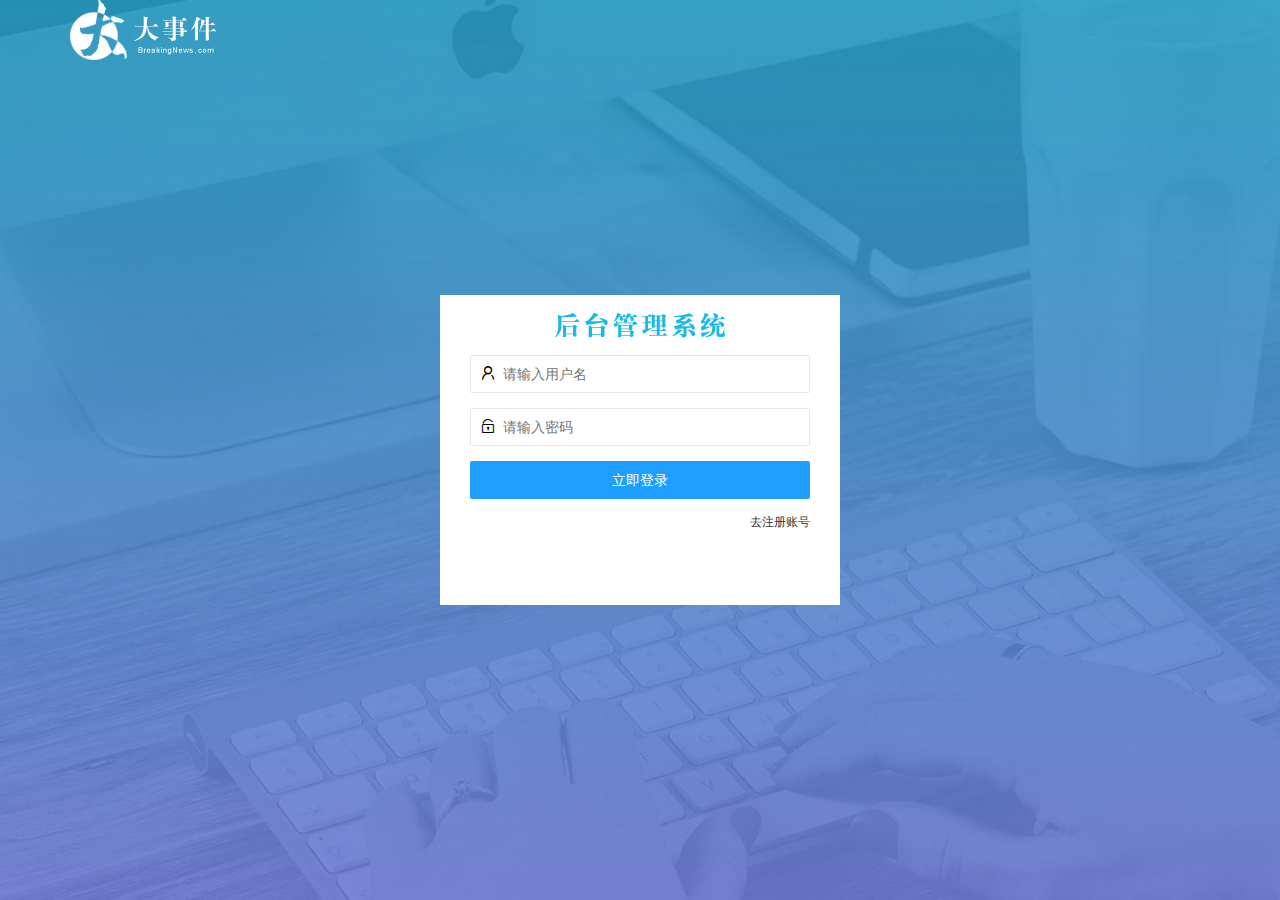
<file: login.html>
<!DOCTYPE html>
<html lang="en">

<head>
    <meta charset="UTF-8">
    <meta name="viewport" content="width=device-width, initial-scale=1.0">
    <title>大事件-登录/注册</title>
    <!-- 引入layui样式 -->
    <link rel="stylesheet" href="./assets/lib/layui/css/layui.css">
    <!-- 引入自己的login样式 -->
    <link rel="stylesheet" href="./assets/css/login.css">
</head>

<body>
    <!-- 头部 logo 区域 -->
    <div class="layui-main">
        <img src="./assets/images/logo.png" alt="" />
    </div>

    <!-- 登录注册区域 -->
    <div class="loginAndRegBox">
        <div class="title-box"></div>
        <!-- 登录页面去注册 -->
        <div class="login-box">
            <form class="layui-form" id="form_login">
                <!-- 用户名 -->
                <div class="layui-form-item">
                    <i class="layui-icon layui-icon-username"></i>
                    <input type="text" name="username" required lay-verify="required" placeholder="请输入用户名"
                        autocomplete="off" class="layui-input">
                </div>
                <!-- 密码框 -->
                <div class="layui-form-item">
                    <i class="layui-icon layui-icon-password"></i>
                    <input type="password" name="password" required lay-verify="required|pwd" placeholder="请输入密码"
                        autocomplete="off" class="layui-input">
                </div>
                <!-- 登录按扭 -->
                <div class="layui-form-item">
                    <button class="layui-btn layui-btn-fluid layui-btn-normal" lay-submit
                        lay-filter="formDemo">立即登录</button>
                </div>
                <div class="layui-form-item links">
                    <a href="javascript:;" id="link_reg">去注册账号</a>
                </div>
            </form>
        </div>
        <!-- 注册页面去登录 -->
        <div class="reg-box">
            <form class="layui-form" id="form_reg">
                <!-- 用户名 -->
                <div class="layui-form-item">
                    <i class="layui-icon layui-icon-username"></i>
                    <input type="text" name="username" required lay-verify="required" placeholder="请输入用户名"
                        autocomplete="off" class="layui-input">
                </div>
                <!-- 密码框 -->
                <div class="layui-form-item">
                    <i class="layui-icon layui-icon-password"></i>
                    <input type="password" name="password" required lay-verify="required|pwd" placeholder="请输入密码"
                        autocomplete="off" class="layui-input">
                </div>
                <!-- 确认密码框 -->
                <div class="layui-form-item">
                    <i class="layui-icon layui-icon-password"></i>
                    <input type="password" name="repassword" required lay-verify="required|pwd|repwd"
                        placeholder="请确认密码" autocomplete="off" class="layui-input">
                </div>
                <!-- 注册按扭 -->
                <div class="layui-form-item">
                    <button class="layui-btn layui-btn-fluid layui-btn-normal" lay-submit
                        lay-filter="formDemo">立即注册</button>
                </div>
                <div class="layui-form-item links">
                    <a href="javascript:;" id="link_login">去登陆</a>
                </div>
            </form>

        </div>
    </div>



    <!-- 引入layui的js文件样式 -->
    <script src="./assets/lib/layui/layui.all.js"></script>
    <!-- 引入jQuery文件样式 -->
    <script src="./assets/lib/jquery.js"></script>
    <!-- 引入ajaxApi文件样式 -->
    <script src="/assets/js/baseAPI.js"></script>
    <!-- 引入自己的login文件样式 -->
    <script src="./assets/js/login.js"></script>

</body>

</html>
</file>
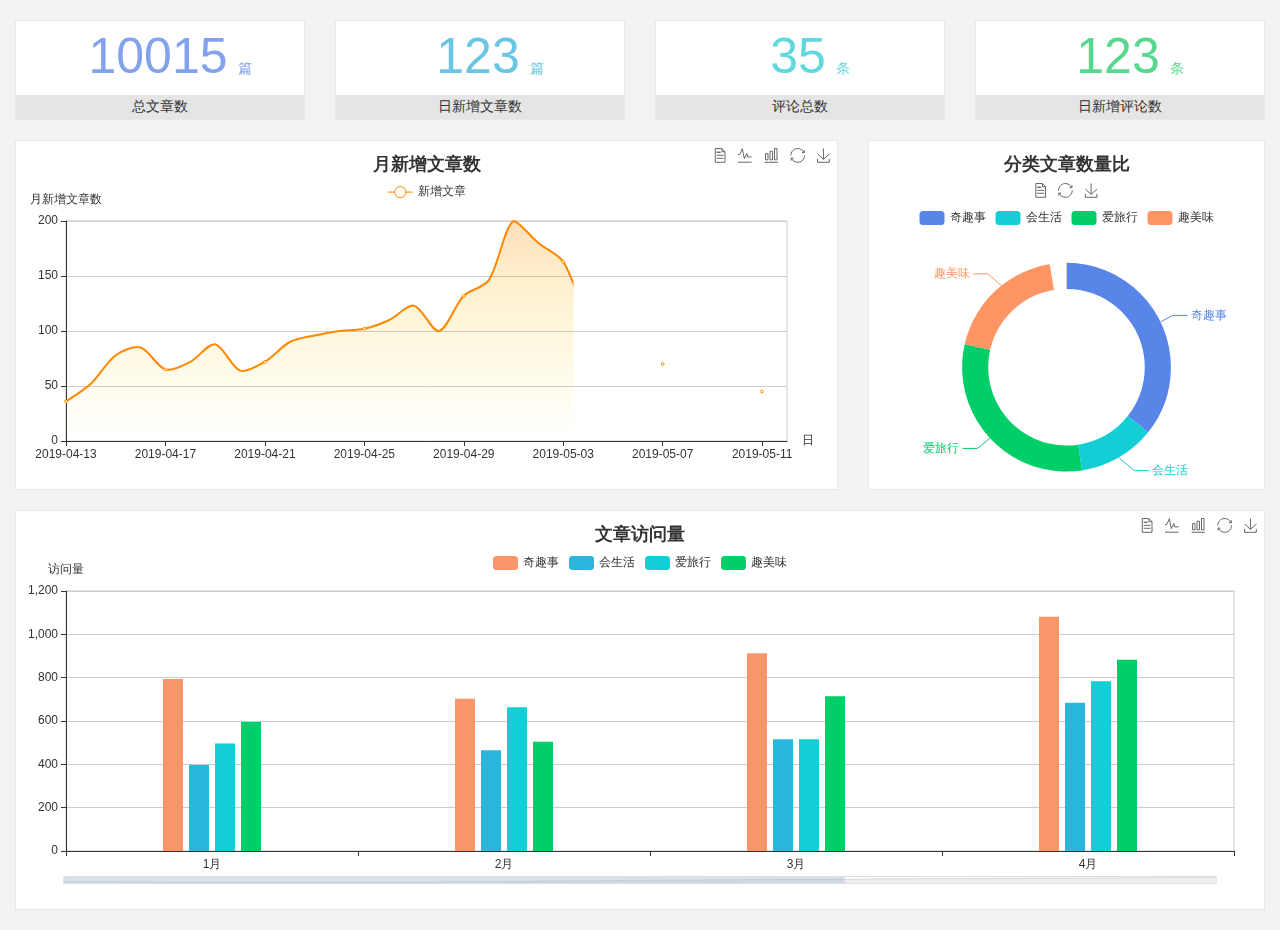
<file: home/dashboard.html>
<!DOCTYPE html>
<html lang="en">

<head>
  <meta charset="UTF-8">
  <meta name="viewport" content="width=device-width, initial-scale=1.0">
  <meta http-equiv="X-UA-Compatible" content="ie=edge">
  <title>图表统计</title>
  <link rel="stylesheet" href="../assets/lib/bootstrap.css" />
  <link rel="stylesheet" href="../assets/lib/main.css" />
  <script src="../assets/lib/jquery.js"></script>
  <script type="text/javascript" src="../assets/lib/echarts.min.js"></script>
</head>

<body>
  <div class="container-fluid">
    <div class="row spannel_list">
      <div class="col-sm-3 col-xs-6">
        <div class="spannel">
          <em>10015</em><span>篇</span>
          <b>总文章数</b>
        </div>
      </div>
      <div class="col-sm-3 col-xs-6">
        <div class="spannel scolor01">
          <em>123</em><span>篇</span>
          <b>日新增文章数</b>
        </div>
      </div>
      <div class="col-sm-3 col-xs-6">
        <div class="spannel scolor02">
          <em>35</em><span>条</span>
          <b>评论总数</b>
        </div>
      </div>
      <div class="col-sm-3 col-xs-6">
        <div class="spannel scolor03">
          <em>123</em><span>条</span>
          <b>日新增评论数</b>
        </div>
      </div>
    </div>
  </div>

  <div class="container-fluid">
    <div class="row curve-pie">
      <div class="col-lg-8 col-md-8">
        <div class="gragh_pannel" id="curve_show"></div>
      </div>
      <div class="col-lg-4 col-md-4">
        <div class="gragh_pannel" id="pie_show"></div>
      </div>
    </div>
  </div>

  <div class="container-fluid">
    <div class="column_pannel" id="column_show"></div>
  </div>

  <script>
    var oChart = echarts.init(document.getElementById('curve_show'));
    var aList_all = [
      { 'count': 36, 'date': '2019-04-13' },
      { 'count': 52, 'date': '2019-04-14' },
      { 'count': 78, 'date': '2019-04-15' },
      { 'count': 85, 'date': '2019-04-16' },
      { 'count': 65, 'date': '2019-04-17' },
      { 'count': 72, 'date': '2019-04-18' },
      { 'count': 88, 'date': '2019-04-19' },
      { 'count': 64, 'date': '2019-04-20' },
      { 'count': 72, 'date': '2019-04-21' },
      { 'count': 90, 'date': '2019-04-22' },
      { 'count': 96, 'date': '2019-04-23' },
      { 'count': 100, 'date': '2019-04-24' },
      { 'count': 102, 'date': '2019-04-25' },
      { 'count': 110, 'date': '2019-04-26' },
      { 'count': 123, 'date': '2019-04-27' },
      { 'count': 100, 'date': '2019-04-28' },
      { 'count': 132, 'date': '2019-04-29' },
      { 'count': 146, 'date': '2019-04-30' },
      { 'count': 200, 'date': '2019-05-01' },
      { 'count': 180, 'date': '2019-05-02' },
      { 'count': 163, 'date': '2019-05-03' },
      { 'count': 110, 'date': '2019-05-04' },
      { 'count': 80, 'date': '2019-05-05' },
      { 'count': 82, 'date': '2019-05-06' },
      { 'count': 70, 'date': '2019-05-07' },
      { 'count': 65, 'date': '2019-05-08' },
      { 'count': 54, 'date': '2019-05-09' },
      { 'count': 40, 'date': '2019-05-10' },
      { 'count': 45, 'date': '2019-05-11' },
      { 'count': 38, 'date': '2019-05-12' },
    ];

    let aCount = [];
    let aDate = [];

    for (var i = 0; i < aList_all.length; i++) {
      aCount.push(aList_all[i].count);
      aDate.push(aList_all[i].date);
    }

    var chartopt = {
      title: {
        text: '月新增文章数',
        left: 'center',
        top: '10'
      },
      tooltip: {
        trigger: 'axis'
      },
      legend: {
        data: ['新增文章'],
        top: '40'
      },
      toolbox: {
        show: true,
        feature: {
          mark: { show: true },
          dataView: { show: true, readOnly: false },
          magicType: { show: true, type: ['line', 'bar'] },
          restore: { show: true },
          saveAsImage: { show: true }
        }
      },
      calculable: true,
      xAxis: [
        {
          name: '日',
          type: 'category',
          boundaryGap: false,
          data: aDate
        }
      ],
      yAxis: [
        {
          name: '月新增文章数',
          type: 'value'
        }
      ],
      series: [
        {
          name: '新增文章',
          type: 'line',
          smooth: true,
          itemStyle: { normal: { areaStyle: { type: 'default' }, color: '#f80' }, lineStyle: { color: '#f80' } },
          data: aCount
        }],
      areaStyle: {
        normal: {
          color: new echarts.graphic.LinearGradient(0, 0, 0, 1, [{
            offset: 0,
            color: 'rgba(255,136,0,0.39)'
          }, {
            offset: .34,
            color: 'rgba(255,180,0,0.25)'
          }, {
            offset: 1,
            color: 'rgba(255,222,0,0.00)'
          }])

        }
      },
      grid: {
        show: true,
        x: 50,
        x2: 50,
        y: 80,
        height: 220
      }
    };

    oChart.setOption(chartopt);


    var oPie = echarts.init(document.getElementById('pie_show'));
    var oPieopt =
    {
      title: {
        top: 10,
        text: '分类文章数量比',
        x: 'center'
      },
      tooltip: {
        trigger: 'item',
        formatter: "{a} <br/>{b} : {c} ({d}%)"
      },
      color: ['#5885e8', '#13cfd5', '#00ce68', '#ff9565'],
      legend: {
        x: 'center',
        top: 65,
        data: ['奇趣事', '会生活', '爱旅行', '趣美味']
      },
      toolbox: {
        show: true,
        x: 'center',
        top: 35,
        feature: {
          mark: { show: true },
          dataView: { show: true, readOnly: false },
          magicType: {
            show: true,
            type: ['pie', 'funnel'],
            option: {
              funnel: {
                x: '25%',
                width: '50%',
                funnelAlign: 'left',
                max: 1548
              }
            }
          },
          restore: { show: true },
          saveAsImage: { show: true }
        }
      },
      calculable: true,
      series: [
        {
          name: '访问来源',
          type: 'pie',
          radius: ['45%', '60%'],
          center: ['50%', '65%'],
          data: [
            { value: 300, name: '奇趣事' },
            { value: 100, name: '会生活' },
            { value: 260, name: '爱旅行' },
            { value: 180, name: '趣美味' }
          ]
        }
      ]
    };
    oPie.setOption(oPieopt);



    var oColumn = this.echarts.init(document.getElementById('column_show'));
    var oColumnopt =
    {
      title: {
        text: '文章访问量',
        left: 'center',
        top: '10'
      },
      tooltip: {
        trigger: 'axis'
      },
      legend: {
        data: ['奇趣事', '会生活', '爱旅行', '趣美味'],
        top: '40'
      },
      toolbox: {
        show: true,
        feature: {
          mark: { show: true },
          dataView: { show: true, readOnly: false },
          magicType: { show: true, type: ['line', 'bar'] },
          restore: { show: true },
          saveAsImage: { show: true }
        }
      },
      calculable: true,
      xAxis: [
        {
          type: 'category',
          data: ['1月', '2月', '3月', '4月', '5月']
        }
      ],
      yAxis: [
        {
          name: '访问量',
          type: 'value'
        }
      ],
      series: [
        {
          name: '奇趣事',
          type: 'bar',
          barWidth: 20,
          itemStyle: {
            normal: { areaStyle: { type: 'default' }, color: '#fd956a' }
          },
          data: [800, 708, 920, 1090, 1200]
        },
        {
          name: '会生活',
          type: 'bar',
          barWidth: 20,
          itemStyle: {
            normal: { areaStyle: { type: 'default' }, color: '#2bb6db' }
          },
          data: [400, 468, 520, 690, 800]
        },
        {
          name: '爱旅行',
          type: 'bar',
          barWidth: 20,
          itemStyle: {
            normal: { areaStyle: { type: 'default' }, color: '#13cfd5' }
          },
          data: [500, 668, 520, 790, 900]
        },
        {
          name: '趣美味',
          type: 'bar',
          barWidth: 20,
          itemStyle: {
            normal: { areaStyle: { type: 'default' }, color: '#00ce68' }
          },
          data: [600, 508, 720, 890, 1000]
        }
      ],
      grid: {
        show: true,
        x: 50,
        x2: 30,
        y: 80,
        height: 260
      },
      dataZoom: [//给x轴设置滚动条
        {
          start: 0,//默认为0
          end: 100 - 1000 / 31,//默认为100
          type: 'slider',
          show: true,
          xAxisIndex: [0],
          handleSize: 0,//滑动条的 左右2个滑动条的大小
          height: 8,//组件高度
          left: 45, //左边的距离
          right: 50,//右边的距离
          bottom: 26,//右边的距离
          handleColor: '#ddd',//h滑动图标的颜色
          handleStyle: {
            borderColor: "#cacaca",
            borderWidth: "1",
            shadowBlur: 2,
            background: "#ddd",
            shadowColor: "#ddd",
          }
        }]
    };
    oColumn.setOption(oColumnopt);
  </script>
</body>

</html>
</file>
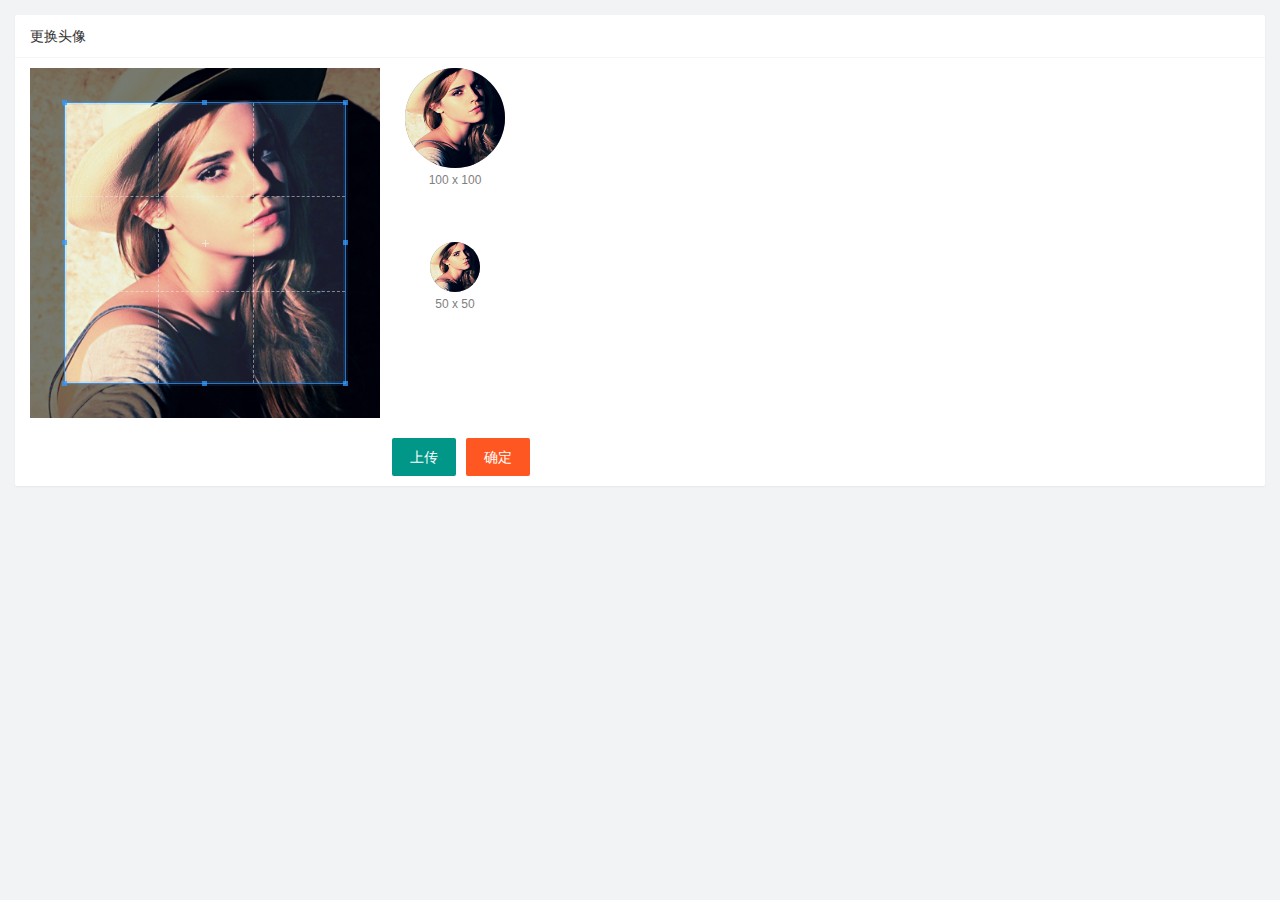
<file: user/user_avatar.html>
<!DOCTYPE html>
<html lang="en">

<head>
    <meta charset="UTF-8">
    <meta name="viewport" content="width=device-width, initial-scale=1.0">
    <title>Document</title>
    <!-- 导入第三方css -->
    <link rel="stylesheet" href="/assets/lib/layui/css/layui.css">
    <link rel="stylesheet" href="/assets/lib/cropper/cropper.css" />
    <!-- 导入自己的css文件 -->
    <link rel="stylesheet" href="/assets/css/user/user_avatar.css">
</head>

<body>
    <div class="layui-card">
        <div class="layui-card-header">更换头像</div>
        <div class="layui-card-body">
            <!-- 第一行的图片裁剪和预览区域 -->
            <div class="row1">
                <!-- 图片裁剪区域 -->
                <div class="cropper-box">
                    <!-- 这个 img 标签很重要，将来会把它初始化为裁剪区域 -->
                    <img id="image" src="/assets/images/sample.jpg" />
                </div>
                <!-- 图片的预览区域 -->
                <div class="preview-box">
                    <div>
                        <!-- 宽高为 100px 的预览区域 -->
                        <div class="img-preview w100"></div>
                        <p class="size">100 x 100</p>
                    </div>
                    <div>
                        <!-- 宽高为 50px 的预览区域 -->
                        <div class="img-preview w50"></div>
                        <p class="size">50 x 50</p>
                    </div>
                </div>
            </div>
            <!-- 第二行的按钮区域 -->
            <div class="row2">
                <input type="file" id="file" accept="image/png,image/jpeg" />
                <button type="button" class="layui-btn" id="btnChooseImage">上传</button>
                <button type="button" class="layui-btn layui-btn-danger" id="btnUpload">确定</button>
            </div>
        </div>
    </div>

    <script src="../assets/lib/layui/layui.all.js"></script>
    <script src="../assets/lib/jquery.js"></script>
    <script src="../assets/lib/cropper/Cropper.js"></script>
    <script src="../assets/lib/cropper/jquery-cropper.js"></script>
    <script src="../assets/js/baseAPI.js"></script>
    <script src="../assets/js/user_avatar.js"></script>
</body>

</html>
</file>
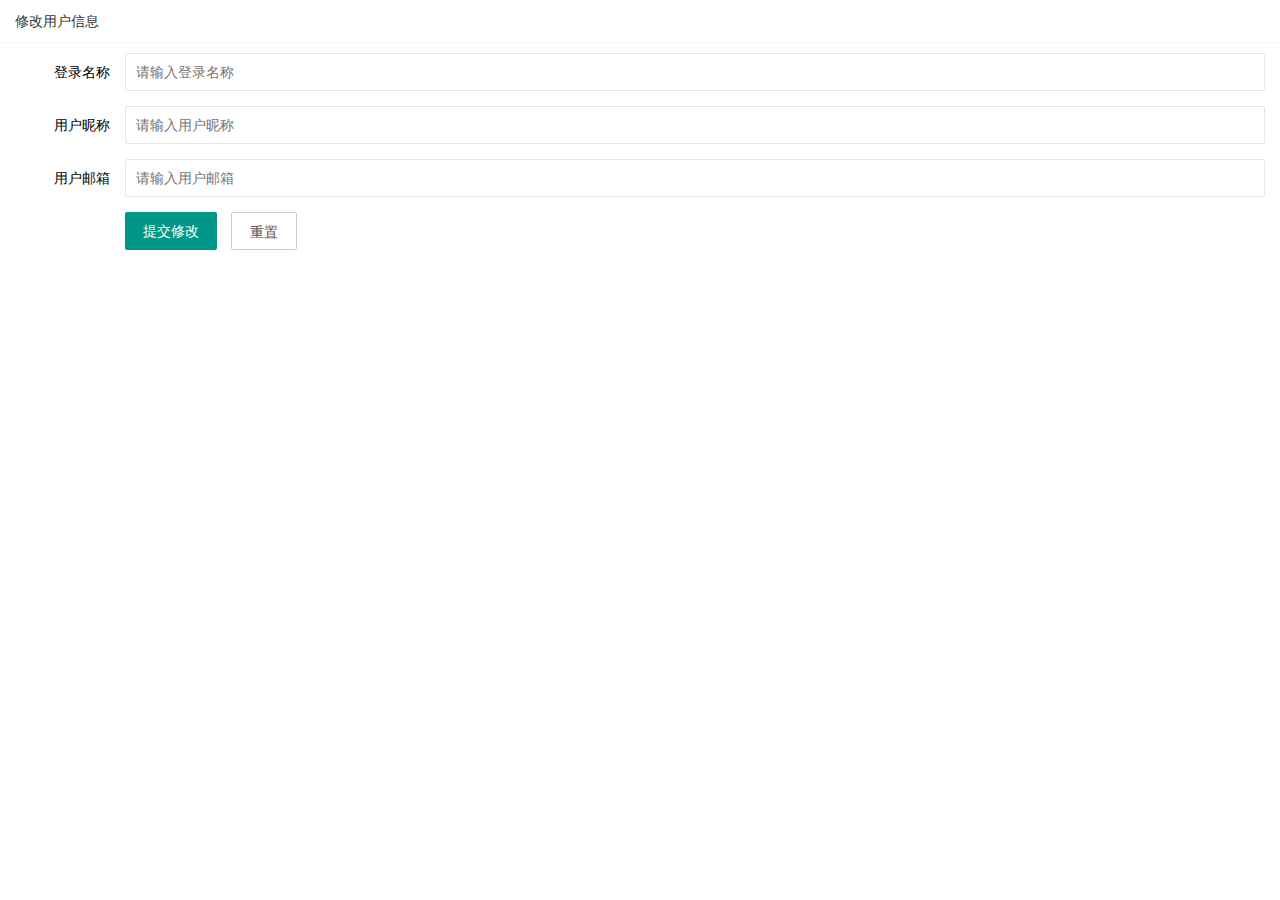
<file: user/user_info.html>
<!DOCTYPE html>
<html lang="en">

<head>
    <meta charset="UTF-8">
    <meta name="viewport" content="width=device-width, initial-scale=1.0">
    <title>Document</title>
    <!-- 导入第三方文件 -->
    <link rel="stylesheet" href="/assets/lib/layui/css/layui.css" />
    <!-- 导入user_info 文件 -->
    <link rel="stylesheet" href="/assets/css/user/user_info.css />
</head>

<body>
    <!-- 插入卡片面板 -->
    <div class="layui-card">
        <div class="layui-card-header">修改用户信息</div>
        <div class="layui-card-body">
            <form class="layui-form" lay-filter="formUserInfo">
                <!-- 这是隐藏域 -->
                <input type="hidden" name="id" value="" />
                <div class="layui-form-item">
                    <label class="layui-form-label">登录名称</label>
                    <div class="layui-input-block">
                        <input type="text" name="username" required lay-verify="required" placeholder="请输入登录名称"
                            autocomplete="off" class="layui-input" readonly>
                    </div>
                </div>
                <div class="layui-form-item">
                    <label class="layui-form-label">用户昵称</label>
                    <div class="layui-input-block">
                        <input type="text" name="nickname" required lay-verify="required|nickname" placeholder="请输入用户昵称"
                            autocomplete="off" class="layui-input">
                    </div>
                </div>
                <div class="layui-form-item">
                    <label class="layui-form-label">用户邮箱</label>
                    <div class="layui-input-block">
                        <input type="text" name="email" required lay-verify="required|email" placeholder="请输入用户邮箱"
                            autocomplete="off" class="layui-input">
                    </div>
                </div>
                <div class="layui-form-item">
                <div class="layui-input-block">
                    <button class="layui-btn" lay-submit lay-filter="formDemo">提交修改</button>
                    <button type="reset" class="layui-btn layui-btn-primary" id="btnReset">重置</button>
                </div>
                </div>
            </form>
        </div>
    </div>



    <!-- 导入layui的文件  -->
    <script src="/assets/lib/layui/layui.all.js"></script>
    <!-- 导入jQuery文件 -->
    <script src="/assets/lib/jquery.js"></script>
    <!-- 导入baseAPI文件 -->
    <script src="/assets/js/baseAPI.js"></script>
    <!-- 导入自己的js文件 -->
    <script src="/assets/js/user_info.js"></script>
</body>

</html>
</file>
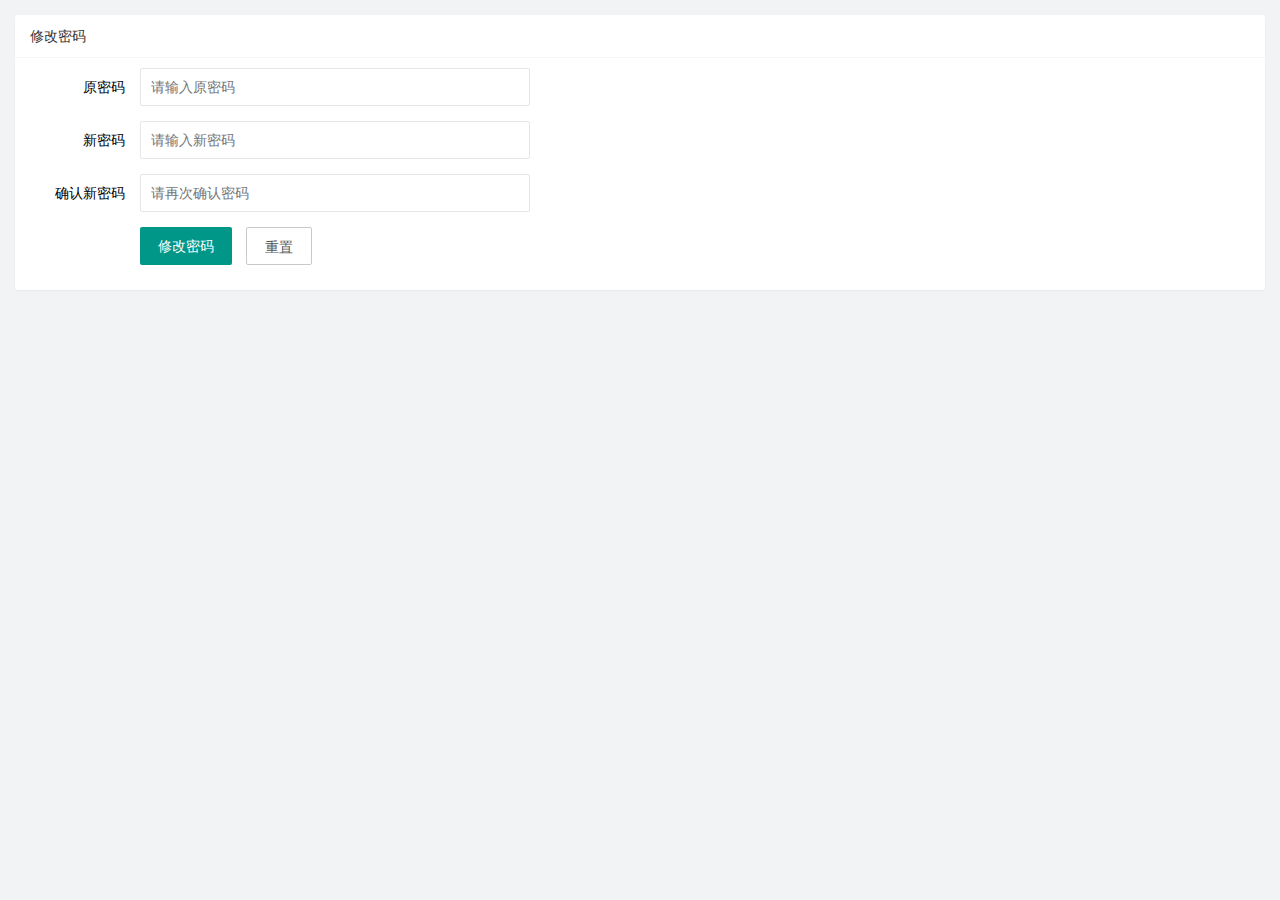
<file: user/user_pwd.html>
<!DOCTYPE html>
<html lang="en">

<head>
    <meta charset="UTF-8">
    <meta name="viewport" content="width=device-width, initial-scale=1.0">
    <title>Document</title>
    <!-- 导入第三方css文件 -->
    <link rel="stylesheet" href="/assets/lib/layui/css/layui.css" />
    <!-- 导入自己的css文件 -->
    <link rel="stylesheet" href="/assets/css/user/user_pwd.css" />
</head>

<body>
    <div class="layui-card">
        <div class="layui-card-header">修改密码</div>
        <div class="layui-card-body">
        <form class="layui-form">
            <div class="layui-form-item">
                <label class="layui-form-label">原密码</label>
                <div class="layui-input-block">
                    <input type="password" name="oldPwd" required lay-verify="required|pwd" placeholder="请输入原密码"
                        autocomplete="off" class="layui-input" />
                </div>
            </div>
            <div class="layui-form-item">
                <label class="layui-form-label">新密码</label>
                <div class="layui-input-block">
                    <input type="password" name="newPwd" required lay-verify="required|pwd|samePwd" placeholder="请输入新密码"
                        autocomplete="off" class="layui-input" />
                </div>
            </div>
            <div class="layui-form-item">
                <label class="layui-form-label">确认新密码</label>
                <div class="layui-input-block">
                    <input type="password" name="rePwd" required lay-verify="required|pwd|rePwd" placeholder="请再次确认密码"
                        autocomplete="off" class="layui-input" />
                </div>
            </div>
            <div class="layui-form-item">
                <div class="layui-input-block">
                    <button class="layui-btn" lay-submit lay-filter="formDemo">修改密码</button>
                    <button type="reset" class="layui-btn layui-btn-primary">重置</button>
                </div>
            </div>
        </form>
        </div>
    </div>



    <!-- 导入layui的js -->
    <script src="/assets/lib/layui/layui.all.js"></script>
    <!-- 导入jQuery的JS -->
    <script src="/assets/lib/jquery.js"></script>
    <!--导入baseAPI的JS文件 -->
    <script src="/assets/js/baseAPI.js"></script>
    <!-- 导入自己的JS文件 -->
    <script src="/assets/js/user_pwd.js"></script>
</body>

</html>
</file>
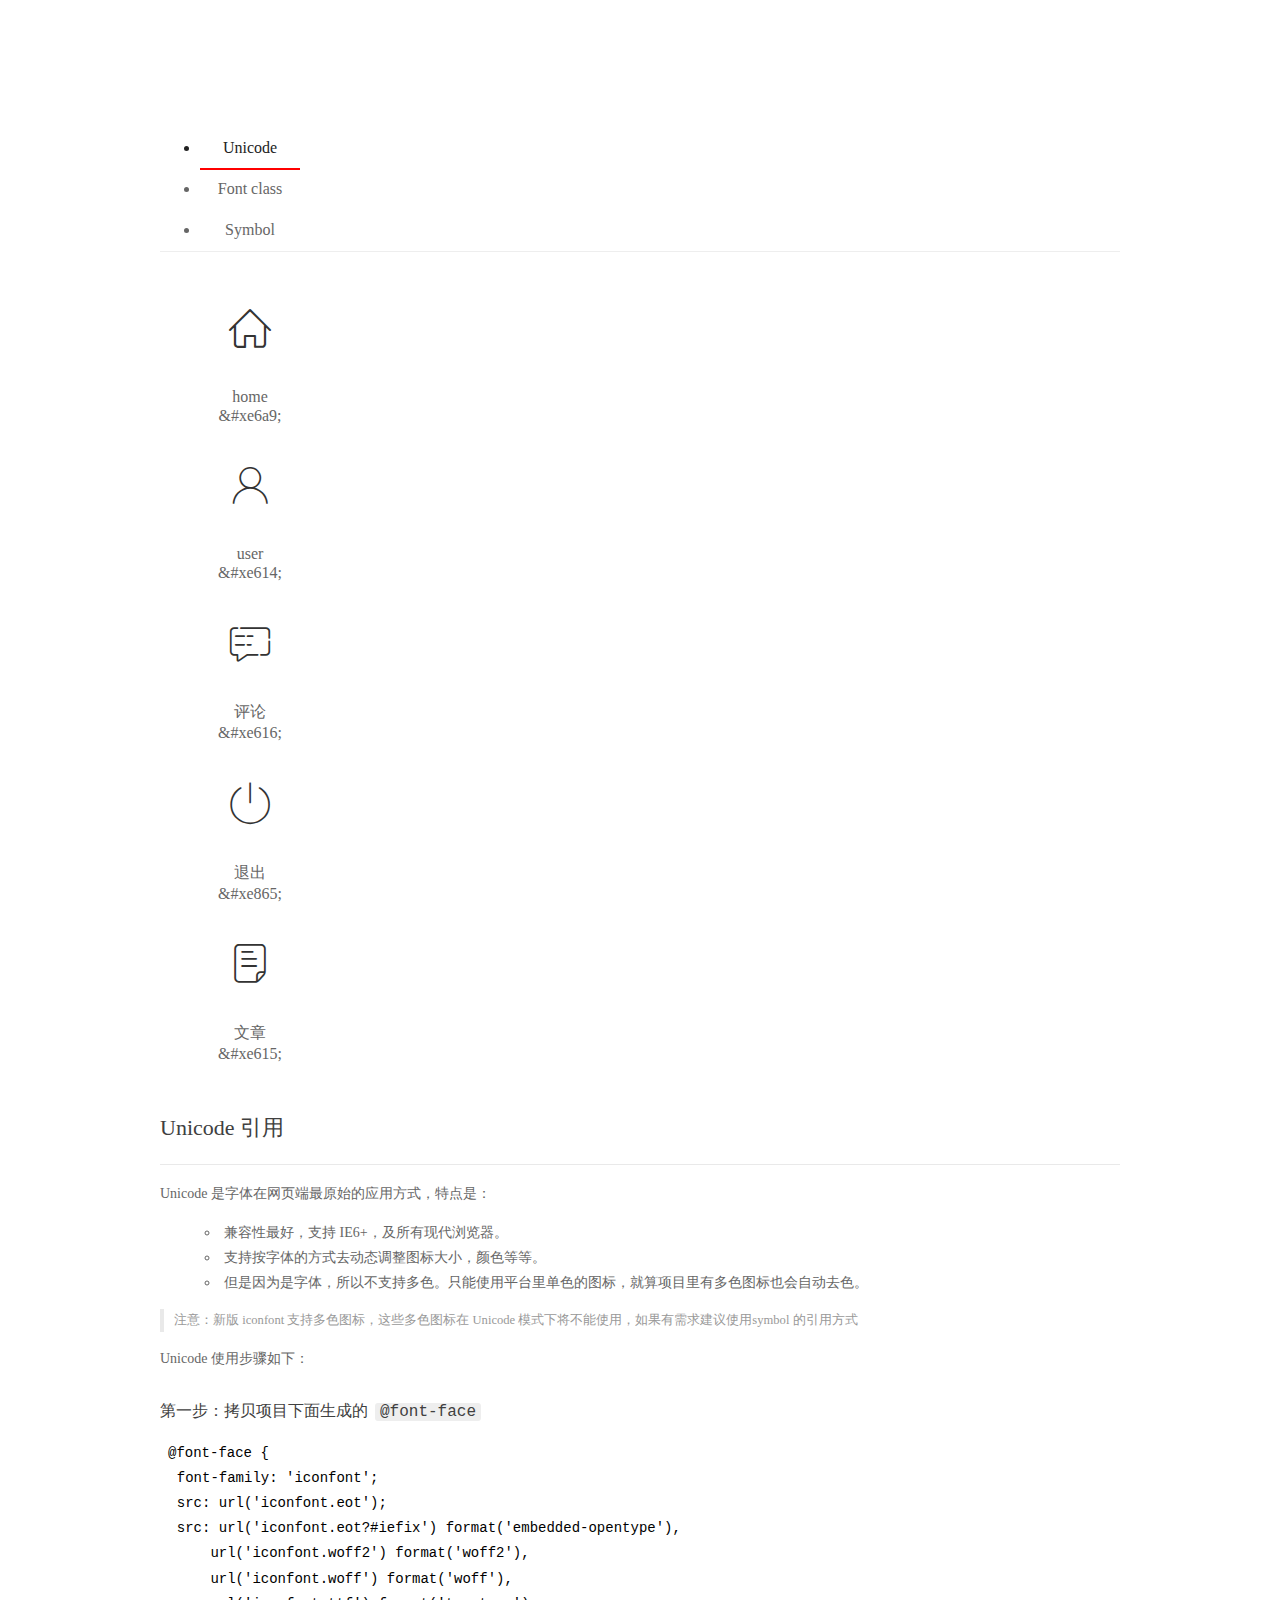
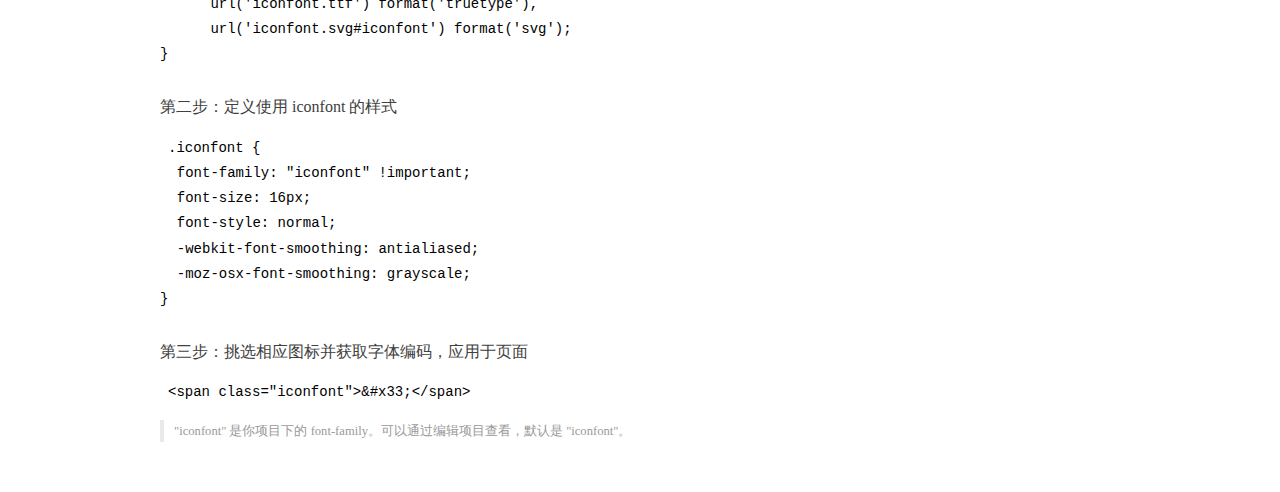
<file: assets/fonts/demo_index.html>
<!DOCTYPE html>
<html>
<head>
  <meta charset="utf-8"/>
  <title>IconFont Demo</title>
  <link rel="shortcut icon" href="https://gtms04.alicdn.com/tps/i4/TB1_oz6GVXXXXaFXpXXJDFnIXXX-64-64.ico" type="image/x-icon"/>
  <link rel="stylesheet" href="https://g.alicdn.com/thx/cube/1.3.2/cube.min.css">
  <link rel="stylesheet" href="demo.css">
  <link rel="stylesheet" href="iconfont.css">
  <script src="iconfont.js"></script>
  <!-- jQuery -->
  <script src="https://a1.alicdn.com/oss/uploads/2018/12/26/7bfddb60-08e8-11e9-9b04-53e73bb6408b.js"></script>
  <!-- 代码高亮 -->
  <script src="https://a1.alicdn.com/oss/uploads/2018/12/26/a3f714d0-08e6-11e9-8a15-ebf944d7534c.js"></script>
</head>
<body>
  <div class="main">
    <h1 class="logo"><a href="https://www.iconfont.cn/" title="iconfont 首页" target="_blank">&#xe86b;</a></h1>
    <div class="nav-tabs">
      <ul id="tabs" class="dib-box">
        <li class="dib active"><span>Unicode</span></li>
        <li class="dib"><span>Font class</span></li>
        <li class="dib"><span>Symbol</span></li>
      </ul>
      
    </div>
    <div class="tab-container">
      <div class="content unicode" style="display: block;">
          <ul class="icon_lists dib-box">
          
            <li class="dib">
              <span class="icon iconfont">&#xe6a9;</span>
                <div class="name">home</div>
                <div class="code-name">&amp;#xe6a9;</div>
              </li>
          
            <li class="dib">
              <span class="icon iconfont">&#xe614;</span>
                <div class="name">user</div>
                <div class="code-name">&amp;#xe614;</div>
              </li>
          
            <li class="dib">
              <span class="icon iconfont">&#xe616;</span>
                <div class="name">评论</div>
                <div class="code-name">&amp;#xe616;</div>
              </li>
          
            <li class="dib">
              <span class="icon iconfont">&#xe865;</span>
                <div class="name">退出</div>
                <div class="code-name">&amp;#xe865;</div>
              </li>
          
            <li class="dib">
              <span class="icon iconfont">&#xe615;</span>
                <div class="name">文章</div>
                <div class="code-name">&amp;#xe615;</div>
              </li>
          
          </ul>
          <div class="article markdown">
          <h2 id="unicode-">Unicode 引用</h2>
          <hr>

          <p>Unicode 是字体在网页端最原始的应用方式，特点是：</p>
          <ul>
            <li>兼容性最好，支持 IE6+，及所有现代浏览器。</li>
            <li>支持按字体的方式去动态调整图标大小，颜色等等。</li>
            <li>但是因为是字体，所以不支持多色。只能使用平台里单色的图标，就算项目里有多色图标也会自动去色。</li>
          </ul>
          <blockquote>
            <p>注意：新版 iconfont 支持多色图标，这些多色图标在 Unicode 模式下将不能使用，如果有需求建议使用symbol 的引用方式</p>
          </blockquote>
          <p>Unicode 使用步骤如下：</p>
          <h3 id="-font-face">第一步：拷贝项目下面生成的 <code>@font-face</code></h3>
<pre><code class="language-css"
>@font-face {
  font-family: 'iconfont';
  src: url('iconfont.eot');
  src: url('iconfont.eot?#iefix') format('embedded-opentype'),
      url('iconfont.woff2') format('woff2'),
      url('iconfont.woff') format('woff'),
      url('iconfont.ttf') format('truetype'),
      url('iconfont.svg#iconfont') format('svg');
}
</code></pre>
          <h3 id="-iconfont-">第二步：定义使用 iconfont 的样式</h3>
<pre><code class="language-css"
>.iconfont {
  font-family: "iconfont" !important;
  font-size: 16px;
  font-style: normal;
  -webkit-font-smoothing: antialiased;
  -moz-osx-font-smoothing: grayscale;
}
</code></pre>
          <h3 id="-">第三步：挑选相应图标并获取字体编码，应用于页面</h3>
<pre>
<code class="language-html"
>&lt;span class="iconfont"&gt;&amp;#x33;&lt;/span&gt;
</code></pre>
          <blockquote>
            <p>"iconfont" 是你项目下的 font-family。可以通过编辑项目查看，默认是 "iconfont"。</p>
          </blockquote>
          </div>
      </div>
      <div class="content font-class">
        <ul class="icon_lists dib-box">
          
          <li class="dib">
            <span class="icon iconfont icon-home"></span>
            <div class="name">
              home
            </div>
            <div class="code-name">.icon-home
            </div>
          </li>
          
          <li class="dib">
            <span class="icon iconfont icon-user"></span>
            <div class="name">
              user
            </div>
            <div class="code-name">.icon-user
            </div>
          </li>
          
          <li class="dib">
            <span class="icon iconfont icon-pinglun"></span>
            <div class="name">
              评论
            </div>
            <div class="code-name">.icon-pinglun
            </div>
          </li>
          
          <li class="dib">
            <span class="icon iconfont icon-tuichu"></span>
            <div class="name">
              退出
            </div>
            <div class="code-name">.icon-tuichu
            </div>
          </li>
          
          <li class="dib">
            <span class="icon iconfont icon-16"></span>
            <div class="name">
              文章
            </div>
            <div class="code-name">.icon-16
            </div>
          </li>
          
        </ul>
        <div class="article markdown">
        <h2 id="font-class-">font-class 引用</h2>
        <hr>

        <p>font-class 是 Unicode 使用方式的一种变种，主要是解决 Unicode 书写不直观，语意不明确的问题。</p>
        <p>与 Unicode 使用方式相比，具有如下特点：</p>
        <ul>
          <li>兼容性良好，支持 IE8+，及所有现代浏览器。</li>
          <li>相比于 Unicode 语意明确，书写更直观。可以很容易分辨这个 icon 是什么。</li>
          <li>因为使用 class 来定义图标，所以当要替换图标时，只需要修改 class 里面的 Unicode 引用。</li>
          <li>不过因为本质上还是使用的字体，所以多色图标还是不支持的。</li>
        </ul>
        <p>使用步骤如下：</p>
        <h3 id="-fontclass-">第一步：引入项目下面生成的 fontclass 代码：</h3>
<pre><code class="language-html">&lt;link rel="stylesheet" href="./iconfont.css"&gt;
</code></pre>
        <h3 id="-">第二步：挑选相应图标并获取类名，应用于页面：</h3>
<pre><code class="language-html">&lt;span class="iconfont icon-xxx"&gt;&lt;/span&gt;
</code></pre>
        <blockquote>
          <p>"
            iconfont" 是你项目下的 font-family。可以通过编辑项目查看，默认是 "iconfont"。</p>
        </blockquote>
      </div>
      </div>
      <div class="content symbol">
          <ul class="icon_lists dib-box">
          
            <li class="dib">
                <svg class="icon svg-icon" aria-hidden="true">
                  <use xlink:href="#icon-home"></use>
                </svg>
                <div class="name">home</div>
                <div class="code-name">#icon-home</div>
            </li>
          
            <li class="dib">
                <svg class="icon svg-icon" aria-hidden="true">
                  <use xlink:href="#icon-user"></use>
                </svg>
                <div class="name">user</div>
                <div class="code-name">#icon-user</div>
            </li>
          
            <li class="dib">
                <svg class="icon svg-icon" aria-hidden="true">
                  <use xlink:href="#icon-pinglun"></use>
                </svg>
                <div class="name">评论</div>
                <div class="code-name">#icon-pinglun</div>
            </li>
          
            <li class="dib">
                <svg class="icon svg-icon" aria-hidden="true">
                  <use xlink:href="#icon-tuichu"></use>
                </svg>
                <div class="name">退出</div>
                <div class="code-name">#icon-tuichu</div>
            </li>
          
            <li class="dib">
                <svg class="icon svg-icon" aria-hidden="true">
                  <use xlink:href="#icon-16"></use>
                </svg>
                <div class="name">文章</div>
                <div class="code-name">#icon-16</div>
            </li>
          
          </ul>
          <div class="article markdown">
          <h2 id="symbol-">Symbol 引用</h2>
          <hr>

          <p>这是一种全新的使用方式，应该说这才是未来的主流，也是平台目前推荐的用法。相关介绍可以参考这篇<a href="">文章</a>
            这种用法其实是做了一个 SVG 的集合，与另外两种相比具有如下特点：</p>
          <ul>
            <li>支持多色图标了，不再受单色限制。</li>
            <li>通过一些技巧，支持像字体那样，通过 <code>font-size</code>, <code>color</code> 来调整样式。</li>
            <li>兼容性较差，支持 IE9+，及现代浏览器。</li>
            <li>浏览器渲染 SVG 的性能一般，还不如 png。</li>
          </ul>
          <p>使用步骤如下：</p>
          <h3 id="-symbol-">第一步：引入项目下面生成的 symbol 代码：</h3>
<pre><code class="language-html">&lt;script src="./iconfont.js"&gt;&lt;/script&gt;
</code></pre>
          <h3 id="-css-">第二步：加入通用 CSS 代码（引入一次就行）：</h3>
<pre><code class="language-html">&lt;style&gt;
.icon {
  width: 1em;
  height: 1em;
  vertical-align: -0.15em;
  fill: currentColor;
  overflow: hidden;
}
&lt;/style&gt;
</code></pre>
          <h3 id="-">第三步：挑选相应图标并获取类名，应用于页面：</h3>
<pre><code class="language-html">&lt;svg class="icon" aria-hidden="true"&gt;
  &lt;use xlink:href="#icon-xxx"&gt;&lt;/use&gt;
&lt;/svg&gt;
</code></pre>
          </div>
      </div>

    </div>
  </div>
  <script>
  $(document).ready(function () {
      $('.tab-container .content:first').show()

      $('#tabs li').click(function (e) {
        var tabContent = $('.tab-container .content')
        var index = $(this).index()

        if ($(this).hasClass('active')) {
          return
        } else {
          $('#tabs li').removeClass('active')
          $(this).addClass('active')

          tabContent.hide().eq(index).fadeIn()
        }
      })
    })
  </script>
</body>
</html>
</file>
<file: assets/lib/layui/css/layui.css>
/** layui-v2.5.5 MIT License By https://www.layui.com */
 .layui-inline,img{display:inline-block;vertical-align:middle}h1,h2,h3,h4,h5,h6{font-weight:400}.layui-edge,.layui-header,.layui-inline,.layui-main{position:relative}.layui-body,.layui-edge,.layui-elip{overflow:hidden}.layui-btn,.layui-edge,.layui-inline,img{vertical-align:middle}.layui-btn,.layui-disabled,.layui-icon,.layui-unselect{-moz-user-select:none;-webkit-user-select:none;-ms-user-select:none}.layui-elip,.layui-form-checkbox span,.layui-form-pane .layui-form-label{text-overflow:ellipsis;white-space:nowrap}.layui-breadcrumb,.layui-tree-btnGroup{visibility:hidden}blockquote,body,button,dd,div,dl,dt,form,h1,h2,h3,h4,h5,h6,input,li,ol,p,pre,td,textarea,th,ul{margin:0;padding:0;-webkit-tap-highlight-color:rgba(0,0,0,0)}a:active,a:hover{outline:0}img{border:none}li{list-style:none}table{border-collapse:collapse;border-spacing:0}h4,h5,h6{font-size:100%}button,input,optgroup,option,select,textarea{font-family:inherit;font-size:inherit;font-style:inherit;font-weight:inherit;outline:0}pre{white-space:pre-wrap;white-space:-moz-pre-wrap;white-space:-pre-wrap;white-space:-o-pre-wrap;word-wrap:break-word}body{line-height:24px;font:14px Helvetica Neue,Helvetica,PingFang SC,Tahoma,Arial,sans-serif}hr{height:1px;margin:10px 0;border:0;clear:both}a{color:#333;text-decoration:none}a:hover{color:#777}a cite{font-style:normal;*cursor:pointer}.layui-border-box,.layui-border-box *{box-sizing:border-box}.layui-box,.layui-box *{box-sizing:content-box}.layui-clear{clear:both;*zoom:1}.layui-clear:after{content:'\20';clear:both;*zoom:1;display:block;height:0}.layui-inline{*display:inline;*zoom:1}.layui-edge{display:inline-block;width:0;height:0;border-width:6px;border-style:dashed;border-color:transparent}.layui-edge-top{top:-4px;border-bottom-color:#999;border-bottom-style:solid}.layui-edge-right{border-left-color:#999;border-left-style:solid}.layui-edge-bottom{top:2px;border-top-color:#999;border-top-style:solid}.layui-edge-left{border-right-color:#999;border-right-style:solid}.layui-disabled,.layui-disabled:hover{color:#d2d2d2!important;cursor:not-allowed!important}.layui-circle{border-radius:100%}.layui-show{display:block!important}.layui-hide{display:none!important}@font-face{font-family:layui-icon;src:url(../font/iconfont.eot?v=250);src:url(../font/iconfont.eot?v=250#iefix) format('embedded-opentype'),url(../font/iconfont.woff2?v=250) format('woff2'),url(../font/iconfont.woff?v=250) format('woff'),url(../font/iconfont.ttf?v=250) format('truetype'),url(../font/iconfont.svg?v=250#layui-icon) format('svg')}.layui-icon{font-family:layui-icon!important;font-size:16px;font-style:normal;-webkit-font-smoothing:antialiased;-moz-osx-font-smoothing:grayscale}.layui-icon-reply-fill:before{content:"\e611"}.layui-icon-set-fill:before{content:"\e614"}.layui-icon-menu-fill:before{content:"\e60f"}.layui-icon-search:before{content:"\e615"}.layui-icon-share:before{content:"\e641"}.layui-icon-set-sm:before{content:"\e620"}.layui-icon-engine:before{content:"\e628"}.layui-icon-close:before{content:"\1006"}.layui-icon-close-fill:before{content:"\1007"}.layui-icon-chart-screen:before{content:"\e629"}.layui-icon-star:before{content:"\e600"}.layui-icon-circle-dot:before{content:"\e617"}.layui-icon-chat:before{content:"\e606"}.layui-icon-release:before{content:"\e609"}.layui-icon-list:before{content:"\e60a"}.layui-icon-chart:before{content:"\e62c"}.layui-icon-ok-circle:before{content:"\1005"}.layui-icon-layim-theme:before{content:"\e61b"}.layui-icon-table:before{content:"\e62d"}.layui-icon-right:before{content:"\e602"}.layui-icon-left:before{content:"\e603"}.layui-icon-cart-simple:before{content:"\e698"}.layui-icon-face-cry:before{content:"\e69c"}.layui-icon-face-smile:before{content:"\e6af"}.layui-icon-survey:before{content:"\e6b2"}.layui-icon-tree:before{content:"\e62e"}.layui-icon-upload-circle:before{content:"\e62f"}.layui-icon-add-circle:before{content:"\e61f"}.layui-icon-download-circle:before{content:"\e601"}.layui-icon-templeate-1:before{content:"\e630"}.layui-icon-util:before{content:"\e631"}.layui-icon-face-surprised:before{content:"\e664"}.layui-icon-edit:before{content:"\e642"}.layui-icon-speaker:before{content:"\e645"}.layui-icon-down:before{content:"\e61a"}.layui-icon-file:before{content:"\e621"}.layui-icon-layouts:before{content:"\e632"}.layui-icon-rate-half:before{content:"\e6c9"}.layui-icon-add-circle-fine:before{content:"\e608"}.layui-icon-prev-circle:before{content:"\e633"}.layui-icon-read:before{content:"\e705"}.layui-icon-404:before{content:"\e61c"}.layui-icon-carousel:before{content:"\e634"}.layui-icon-help:before{content:"\e607"}.layui-icon-code-circle:before{content:"\e635"}.layui-icon-water:before{content:"\e636"}.layui-icon-username:before{content:"\e66f"}.layui-icon-find-fill:before{content:"\e670"}.layui-icon-about:before{content:"\e60b"}.layui-icon-location:before{content:"\e715"}.layui-icon-up:before{content:"\e619"}.layui-icon-pause:before{content:"\e651"}.layui-icon-date:before{content:"\e637"}.layui-icon-layim-uploadfile:before{content:"\e61d"}.layui-icon-delete:before{content:"\e640"}.layui-icon-play:before{content:"\e652"}.layui-icon-top:before{content:"\e604"}.layui-icon-friends:before{content:"\e612"}.layui-icon-refresh-3:before{content:"\e9aa"}.layui-icon-ok:before{content:"\e605"}.layui-icon-layer:before{content:"\e638"}.layui-icon-face-smile-fine:before{content:"\e60c"}.layui-icon-dollar:before{content:"\e659"}.layui-icon-group:before{content:"\e613"}.layui-icon-layim-download:before{content:"\e61e"}.layui-icon-picture-fine:before{content:"\e60d"}.layui-icon-link:before{content:"\e64c"}.layui-icon-diamond:before{content:"\e735"}.layui-icon-log:before{content:"\e60e"}.layui-icon-rate-solid:before{content:"\e67a"}.layui-icon-fonts-del:before{content:"\e64f"}.layui-icon-unlink:before{content:"\e64d"}.layui-icon-fonts-clear:before{content:"\e639"}.layui-icon-triangle-r:before{content:"\e623"}.layui-icon-circle:before{content:"\e63f"}.layui-icon-radio:before{content:"\e643"}.layui-icon-align-center:before{content:"\e647"}.layui-icon-align-right:before{content:"\e648"}.layui-icon-align-left:before{content:"\e649"}.layui-icon-loading-1:before{content:"\e63e"}.layui-icon-return:before{content:"\e65c"}.layui-icon-fonts-strong:before{content:"\e62b"}.layui-icon-upload:before{content:"\e67c"}.layui-icon-dialogue:before{content:"\e63a"}.layui-icon-video:before{content:"\e6ed"}.layui-icon-headset:before{content:"\e6fc"}.layui-icon-cellphone-fine:before{content:"\e63b"}.layui-icon-add-1:before{content:"\e654"}.layui-icon-face-smile-b:before{content:"\e650"}.layui-icon-fonts-html:before{content:"\e64b"}.layui-icon-form:before{content:"\e63c"}.layui-icon-cart:before{content:"\e657"}.layui-icon-camera-fill:before{content:"\e65d"}.layui-icon-tabs:before{content:"\e62a"}.layui-icon-fonts-code:before{content:"\e64e"}.layui-icon-fire:before{content:"\e756"}.layui-icon-set:before{content:"\e716"}.layui-icon-fonts-u:before{content:"\e646"}.layui-icon-triangle-d:before{content:"\e625"}.layui-icon-tips:before{content:"\e702"}.layui-icon-picture:before{content:"\e64a"}.layui-icon-more-vertical:before{content:"\e671"}.layui-icon-flag:before{content:"\e66c"}.layui-icon-loading:before{content:"\e63d"}.layui-icon-fonts-i:before{content:"\e644"}.layui-icon-refresh-1:before{content:"\e666"}.layui-icon-rmb:before{content:"\e65e"}.layui-icon-home:before{content:"\e68e"}.layui-icon-user:before{content:"\e770"}.layui-icon-notice:before{content:"\e667"}.layui-icon-login-weibo:before{content:"\e675"}.layui-icon-voice:before{content:"\e688"}.layui-icon-upload-drag:before{content:"\e681"}.layui-icon-login-qq:before{content:"\e676"}.layui-icon-snowflake:before{content:"\e6b1"}.layui-icon-file-b:before{content:"\e655"}.layui-icon-template:before{content:"\e663"}.layui-icon-auz:before{content:"\e672"}.layui-icon-console:before{content:"\e665"}.layui-icon-app:before{content:"\e653"}.layui-icon-prev:before{content:"\e65a"}.layui-icon-website:before{content:"\e7ae"}.layui-icon-next:before{content:"\e65b"}.layui-icon-component:before{content:"\e857"}.layui-icon-more:before{content:"\e65f"}.layui-icon-login-wechat:before{content:"\e677"}.layui-icon-shrink-right:before{content:"\e668"}.layui-icon-spread-left:before{content:"\e66b"}.layui-icon-camera:before{content:"\e660"}.layui-icon-note:before{content:"\e66e"}.layui-icon-refresh:before{content:"\e669"}.layui-icon-female:before{content:"\e661"}.layui-icon-male:before{content:"\e662"}.layui-icon-password:before{content:"\e673"}.layui-icon-senior:before{content:"\e674"}.layui-icon-theme:before{content:"\e66a"}.layui-icon-tread:before{content:"\e6c5"}.layui-icon-praise:before{content:"\e6c6"}.layui-icon-star-fill:before{content:"\e658"}.layui-icon-rate:before{content:"\e67b"}.layui-icon-template-1:before{content:"\e656"}.layui-icon-vercode:before{content:"\e679"}.layui-icon-cellphone:before{content:"\e678"}.layui-icon-screen-full:before{content:"\e622"}.layui-icon-screen-restore:before{content:"\e758"}.layui-icon-cols:before{content:"\e610"}.layui-icon-export:before{content:"\e67d"}.layui-icon-print:before{content:"\e66d"}.layui-icon-slider:before{content:"\e714"}.layui-icon-addition:before{content:"\e624"}.layui-icon-subtraction:before{content:"\e67e"}.layui-icon-service:before{content:"\e626"}.layui-icon-transfer:before{content:"\e691"}.layui-main{width:1140px;margin:0 auto}.layui-header{z-index:1000;height:60px}.layui-header a:hover{transition:all .5s;-webkit-transition:all .5s}.layui-side{position:fixed;left:0;top:0;bottom:0;z-index:999;width:200px;overflow-x:hidden}.layui-side-scroll{position:relative;width:220px;height:100%;overflow-x:hidden}.layui-body{position:absolute;left:200px;right:0;top:0;bottom:0;z-index:998;width:auto;overflow-y:auto;box-sizing:border-box}.layui-layout-body{overflow:hidden}.layui-layout-admin .layui-header{background-color:#23262E}.layui-layout-admin .layui-side{top:60px;width:200px;overflow-x:hidden}.layui-layout-admin .layui-body{position:fixed;top:60px;bottom:44px}.layui-layout-admin .layui-main{width:auto;margin:0 15px}.layui-layout-admin .layui-footer{position:fixed;left:200px;right:0;bottom:0;height:44px;line-height:44px;padding:0 15px;background-color:#eee}.layui-layout-admin .layui-logo{position:absolute;left:0;top:0;width:200px;height:100%;line-height:60px;text-align:center;color:#009688;font-size:16px}.layui-layout-admin .layui-header .layui-nav{background:0 0}.layui-layout-left{position:absolute!important;left:200px;top:0}.layui-layout-right{position:absolute!important;right:0;top:0}.layui-container{position:relative;margin:0 auto;padding:0 15px;box-sizing:border-box}.layui-fluid{position:relative;margin:0 auto;padding:0 15px}.layui-row:after,.layui-row:before{content:'';display:block;clear:both}.layui-col-lg1,.layui-col-lg10,.layui-col-lg11,.layui-col-lg12,.layui-col-lg2,.layui-col-lg3,.layui-col-lg4,.layui-col-lg5,.layui-col-lg6,.layui-col-lg7,.layui-col-lg8,.layui-col-lg9,.layui-col-md1,.layui-col-md10,.layui-col-md11,.layui-col-md12,.layui-col-md2,.layui-col-md3,.layui-col-md4,.layui-col-md5,.layui-col-md6,.layui-col-md7,.layui-col-md8,.layui-col-md9,.layui-col-sm1,.layui-col-sm10,.layui-col-sm11,.layui-col-sm12,.layui-col-sm2,.layui-col-sm3,.layui-col-sm4,.layui-col-sm5,.layui-col-sm6,.layui-col-sm7,.layui-col-sm8,.layui-col-sm9,.layui-col-xs1,.layui-col-xs10,.layui-col-xs11,.layui-col-xs12,.layui-col-xs2,.layui-col-xs3,.layui-col-xs4,.layui-col-xs5,.layui-col-xs6,.layui-col-xs7,.layui-col-xs8,.layui-col-xs9{position:relative;display:block;box-sizing:border-box}.layui-col-xs1,.layui-col-xs10,.layui-col-xs11,.layui-col-xs12,.layui-col-xs2,.layui-col-xs3,.layui-col-xs4,.layui-col-xs5,.layui-col-xs6,.layui-col-xs7,.layui-col-xs8,.layui-col-xs9{float:left}.layui-col-xs1{width:8.33333333%}.layui-col-xs2{width:16.66666667%}.layui-col-xs3{width:25%}.layui-col-xs4{width:33.33333333%}.layui-col-xs5{width:41.66666667%}.layui-col-xs6{width:50%}.layui-col-xs7{width:58.33333333%}.layui-col-xs8{width:66.66666667%}.layui-col-xs9{width:75%}.layui-col-xs10{width:83.33333333%}.layui-col-xs11{width:91.66666667%}.layui-col-xs12{width:100%}.layui-col-xs-offset1{margin-left:8.33333333%}.layui-col-xs-offset2{margin-left:16.66666667%}.layui-col-xs-offset3{margin-left:25%}.layui-col-xs-offset4{margin-left:33.33333333%}.layui-col-xs-offset5{margin-left:41.66666667%}.layui-col-xs-offset6{margin-left:50%}.layui-col-xs-offset7{margin-left:58.33333333%}.layui-col-xs-offset8{margin-left:66.66666667%}.layui-col-xs-offset9{margin-left:75%}.layui-col-xs-offset10{margin-left:83.33333333%}.layui-col-xs-offset11{margin-left:91.66666667%}.layui-col-xs-offset12{margin-left:100%}@media screen and (max-width:768px){.layui-hide-xs{display:none!important}.layui-show-xs-block{display:block!important}.layui-show-xs-inline{display:inline!important}.layui-show-xs-inline-block{display:inline-block!important}}@media screen and (min-width:768px){.layui-container{width:750px}.layui-hide-sm{display:none!important}.layui-show-sm-block{display:block!important}.layui-show-sm-inline{display:inline!important}.layui-show-sm-inline-block{display:inline-block!important}.layui-col-sm1,.layui-col-sm10,.layui-col-sm11,.layui-col-sm12,.layui-col-sm2,.layui-col-sm3,.layui-col-sm4,.layui-col-sm5,.layui-col-sm6,.layui-col-sm7,.layui-col-sm8,.layui-col-sm9{float:left}.layui-col-sm1{width:8.33333333%}.layui-col-sm2{width:16.66666667%}.layui-col-sm3{width:25%}.layui-col-sm4{width:33.33333333%}.layui-col-sm5{width:41.66666667%}.layui-col-sm6{width:50%}.layui-col-sm7{width:58.33333333%}.layui-col-sm8{width:66.66666667%}.layui-col-sm9{width:75%}.layui-col-sm10{width:83.33333333%}.layui-col-sm11{width:91.66666667%}.layui-col-sm12{width:100%}.layui-col-sm-offset1{margin-left:8.33333333%}.layui-col-sm-offset2{margin-left:16.66666667%}.layui-col-sm-offset3{margin-left:25%}.layui-col-sm-offset4{margin-left:33.33333333%}.layui-col-sm-offset5{margin-left:41.66666667%}.layui-col-sm-offset6{margin-left:50%}.layui-col-sm-offset7{margin-left:58.33333333%}.layui-col-sm-offset8{margin-left:66.66666667%}.layui-col-sm-offset9{margin-left:75%}.layui-col-sm-offset10{margin-left:83.33333333%}.layui-col-sm-offset11{margin-left:91.66666667%}.layui-col-sm-offset12{margin-left:100%}}@media screen and (min-width:992px){.layui-container{width:970px}.layui-hide-md{display:none!important}.layui-show-md-block{display:block!important}.layui-show-md-inline{display:inline!important}.layui-show-md-inline-block{display:inline-block!important}.layui-col-md1,.layui-col-md10,.layui-col-md11,.layui-col-md12,.layui-col-md2,.layui-col-md3,.layui-col-md4,.layui-col-md5,.layui-col-md6,.layui-col-md7,.layui-col-md8,.layui-col-md9{float:left}.layui-col-md1{width:8.33333333%}.layui-col-md2{width:16.66666667%}.layui-col-md3{width:25%}.layui-col-md4{width:33.33333333%}.layui-col-md5{width:41.66666667%}.layui-col-md6{width:50%}.layui-col-md7{width:58.33333333%}.layui-col-md8{width:66.66666667%}.layui-col-md9{width:75%}.layui-col-md10{width:83.33333333%}.layui-col-md11{width:91.66666667%}.layui-col-md12{width:100%}.layui-col-md-offset1{margin-left:8.33333333%}.layui-col-md-offset2{margin-left:16.66666667%}.layui-col-md-offset3{margin-left:25%}.layui-col-md-offset4{margin-left:33.33333333%}.layui-col-md-offset5{margin-left:41.66666667%}.layui-col-md-offset6{margin-left:50%}.layui-col-md-offset7{margin-left:58.33333333%}.layui-col-md-offset8{margin-left:66.66666667%}.layui-col-md-offset9{margin-left:75%}.layui-col-md-offset10{margin-left:83.33333333%}.layui-col-md-offset11{margin-left:91.66666667%}.layui-col-md-offset12{margin-left:100%}}@media screen and (min-width:1200px){.layui-container{width:1170px}.layui-hide-lg{display:none!important}.layui-show-lg-block{display:block!important}.layui-show-lg-inline{display:inline!important}.layui-show-lg-inline-block{display:inline-block!important}.layui-col-lg1,.layui-col-lg10,.layui-col-lg11,.layui-col-lg12,.layui-col-lg2,.layui-col-lg3,.layui-col-lg4,.layui-col-lg5,.layui-col-lg6,.layui-col-lg7,.layui-col-lg8,.layui-col-lg9{float:left}.layui-col-lg1{width:8.33333333%}.layui-col-lg2{width:16.66666667%}.layui-col-lg3{width:25%}.layui-col-lg4{width:33.33333333%}.layui-col-lg5{width:41.66666667%}.layui-col-lg6{width:50%}.layui-col-lg7{width:58.33333333%}.layui-col-lg8{width:66.66666667%}.layui-col-lg9{width:75%}.layui-col-lg10{width:83.33333333%}.layui-col-lg11{width:91.66666667%}.layui-col-lg12{width:100%}.layui-col-lg-offset1{margin-left:8.33333333%}.layui-col-lg-offset2{margin-left:16.66666667%}.layui-col-lg-offset3{margin-left:25%}.layui-col-lg-offset4{margin-left:33.33333333%}.layui-col-lg-offset5{margin-left:41.66666667%}.layui-col-lg-offset6{margin-left:50%}.layui-col-lg-offset7{margin-left:58.33333333%}.layui-col-lg-offset8{margin-left:66.66666667%}.layui-col-lg-offset9{margin-left:75%}.layui-col-lg-offset10{margin-left:83.33333333%}.layui-col-lg-offset11{margin-left:91.66666667%}.layui-col-lg-offset12{margin-left:100%}}.layui-col-space1{margin:-.5px}.layui-col-space1>*{padding:.5px}.layui-col-space3{margin:-1.5px}.layui-col-space3>*{padding:1.5px}.layui-col-space5{margin:-2.5px}.layui-col-space5>*{padding:2.5px}.layui-col-space8{margin:-3.5px}.layui-col-space8>*{padding:3.5px}.layui-col-space10{margin:-5px}.layui-col-space10>*{padding:5px}.layui-col-space12{margin:-6px}.layui-col-space12>*{padding:6px}.layui-col-space15{margin:-7.5px}.layui-col-space15>*{padding:7.5px}.layui-col-space18{margin:-9px}.layui-col-space18>*{padding:9px}.layui-col-space20{margin:-10px}.layui-col-space20>*{padding:10px}.layui-col-space22{margin:-11px}.layui-col-space22>*{padding:11px}.layui-col-space25{margin:-12.5px}.layui-col-space25>*{padding:12.5px}.layui-col-space30{margin:-15px}.layui-col-space30>*{padding:15px}.layui-btn,.layui-input,.layui-select,.layui-textarea,.layui-upload-button{outline:0;-webkit-appearance:none;transition:all .3s;-webkit-transition:all .3s;box-sizing:border-box}.layui-elem-quote{margin-bottom:10px;padding:15px;line-height:22px;border-left:5px solid #009688;border-radius:0 2px 2px 0;background-color:#f2f2f2}.layui-quote-nm{border-style:solid;border-width:1px 1px 1px 5px;background:0 0}.layui-elem-field{margin-bottom:10px;padding:0;border-width:1px;border-style:solid}.layui-elem-field legend{margin-left:20px;padding:0 10px;font-size:20px;font-weight:300}.layui-field-title{margin:10px 0 20px;border-width:1px 0 0}.layui-field-box{padding:10px 15px}.layui-field-title .layui-field-box{padding:10px 0}.layui-progress{position:relative;height:6px;border-radius:20px;background-color:#e2e2e2}.layui-progress-bar{position:absolute;left:0;top:0;width:0;max-width:100%;height:6px;border-radius:20px;text-align:right;background-color:#5FB878;transition:all .3s;-webkit-transition:all .3s}.layui-progress-big,.layui-progress-big .layui-progress-bar{height:18px;line-height:18px}.layui-progress-text{position:relative;top:-20px;line-height:18px;font-size:12px;color:#666}.layui-progress-big .layui-progress-text{position:static;padding:0 10px;color:#fff}.layui-collapse{border-width:1px;border-style:solid;border-radius:2px}.layui-colla-content,.layui-colla-item{border-top-width:1px;border-top-style:solid}.layui-colla-item:first-child{border-top:none}.layui-colla-title{position:relative;height:42px;line-height:42px;padding:0 15px 0 35px;color:#333;background-color:#f2f2f2;cursor:pointer;font-size:14px;overflow:hidden}.layui-colla-content{display:none;padding:10px 15px;line-height:22px;color:#666}.layui-colla-icon{position:absolute;left:15px;top:0;font-size:14px}.layui-card{margin-bottom:15px;border-radius:2px;background-color:#fff;box-shadow:0 1px 2px 0 rgba(0,0,0,.05)}.layui-card:last-child{margin-bottom:0}.layui-card-header{position:relative;height:42px;line-height:42px;padding:0 15px;border-bottom:1px solid #f6f6f6;color:#333;border-radius:2px 2px 0 0;font-size:14px}.layui-bg-black,.layui-bg-blue,.layui-bg-cyan,.layui-bg-green,.layui-bg-orange,.layui-bg-red{color:#fff!important}.layui-card-body{position:relative;padding:10px 15px;line-height:24px}.layui-card-body[pad15]{padding:15px}.layui-card-body[pad20]{padding:20px}.layui-card-body .layui-table{margin:5px 0}.layui-card .layui-tab{margin:0}.layui-panel-window{position:relative;padding:15px;border-radius:0;border-top:5px solid #E6E6E6;background-color:#fff}.layui-auxiliar-moving{position:fixed;left:0;right:0;top:0;bottom:0;width:100%;height:100%;background:0 0;z-index:9999999999}.layui-form-label,.layui-form-mid,.layui-form-select,.layui-input-block,.layui-input-inline,.layui-textarea{position:relative}.layui-bg-red{background-color:#FF5722!important}.layui-bg-orange{background-color:#FFB800!important}.layui-bg-green{background-color:#009688!important}.layui-bg-cyan{background-color:#2F4056!important}.layui-bg-blue{background-color:#1E9FFF!important}.layui-bg-black{background-color:#393D49!important}.layui-bg-gray{background-color:#eee!important;color:#666!important}.layui-badge-rim,.layui-colla-content,.layui-colla-item,.layui-collapse,.layui-elem-field,.layui-form-pane .layui-form-item[pane],.layui-form-pane .layui-form-label,.layui-input,.layui-layedit,.layui-layedit-tool,.layui-quote-nm,.layui-select,.layui-tab-bar,.layui-tab-card,.layui-tab-title,.layui-tab-title .layui-this:after,.layui-textarea{border-color:#e6e6e6}.layui-timeline-item:before,hr{background-color:#e6e6e6}.layui-text{line-height:22px;font-size:14px;color:#666}.layui-text h1,.layui-text h2,.layui-text h3{font-weight:500;color:#333}.layui-text h1{font-size:30px}.layui-text h2{font-size:24px}.layui-text h3{font-size:18px}.layui-text a:not(.layui-btn){color:#01AAED}.layui-text a:not(.layui-btn):hover{text-decoration:underline}.layui-text ul{padding:5px 0 5px 15px}.layui-text ul li{margin-top:5px;list-style-type:disc}.layui-text em,.layui-word-aux{color:#999!important;padding:0 5px!important}.layui-btn{display:inline-block;height:38px;line-height:38px;padding:0 18px;background-color:#009688;color:#fff;white-space:nowrap;text-align:center;font-size:14px;border:none;border-radius:2px;cursor:pointer}.layui-btn:hover{opacity:.8;filter:alpha(opacity=80);color:#fff}.layui-btn:active{opacity:1;filter:alpha(opacity=100)}.layui-btn+.layui-btn{margin-left:10px}.layui-btn-container{font-size:0}.layui-btn-container .layui-btn{margin-right:10px;margin-bottom:10px}.layui-btn-container .layui-btn+.layui-btn{margin-left:0}.layui-table .layui-btn-container .layui-btn{margin-bottom:9px}.layui-btn-radius{border-radius:100px}.layui-btn .layui-icon{margin-right:3px;font-size:18px;vertical-align:bottom;vertical-align:middle\9}.layui-btn-primary{border:1px solid #C9C9C9;background-color:#fff;color:#555}.layui-btn-primary:hover{border-color:#009688;color:#333}.layui-btn-normal{background-color:#1E9FFF}.layui-btn-warm{background-color:#FFB800}.layui-btn-danger{background-color:#FF5722}.layui-btn-checked{background-color:#5FB878}.layui-btn-disabled,.layui-btn-disabled:active,.layui-btn-disabled:hover{border:1px solid #e6e6e6;background-color:#FBFBFB;color:#C9C9C9;cursor:not-allowed;opacity:1}.layui-btn-lg{height:44px;line-height:44px;padding:0 25px;font-size:16px}.layui-btn-sm{height:30px;line-height:30px;padding:0 10px;font-size:12px}.layui-btn-sm i{font-size:16px!important}.layui-btn-xs{height:22px;line-height:22px;padding:0 5px;font-size:12px}.layui-btn-xs i{font-size:14px!important}.layui-btn-group{display:inline-block;vertical-align:middle;font-size:0}.layui-btn-group .layui-btn{margin-left:0!important;margin-right:0!important;border-left:1px solid rgba(255,255,255,.5);border-radius:0}.layui-btn-group .layui-btn-primary{border-left:none}.layui-btn-group .layui-btn-primary:hover{border-color:#C9C9C9;color:#009688}.layui-btn-group .layui-btn:first-child{border-left:none;border-radius:2px 0 0 2px}.layui-btn-group .layui-btn-primary:first-child{border-left:1px solid #c9c9c9}.layui-btn-group .layui-btn:last-child{border-radius:0 2px 2px 0}.layui-btn-group .layui-btn+.layui-btn{margin-left:0}.layui-btn-group+.layui-btn-group{margin-left:10px}.layui-btn-fluid{width:100%}.layui-input,.layui-select,.layui-textarea{height:38px;line-height:1.3;line-height:38px\9;border-width:1px;border-style:solid;background-color:#fff;border-radius:2px}.layui-input::-webkit-input-placeholder,.layui-select::-webkit-input-placeholder,.layui-textarea::-webkit-input-placeholder{line-height:1.3}.layui-input,.layui-textarea{display:block;width:100%;padding-left:10px}.layui-input:hover,.layui-textarea:hover{border-color:#D2D2D2!important}.layui-input:focus,.layui-textarea:focus{border-color:#C9C9C9!important}.layui-textarea{min-height:100px;height:auto;line-height:20px;padding:6px 10px;resize:vertical}.layui-select{padding:0 10px}.layui-form input[type=checkbox],.layui-form input[type=radio],.layui-form select{display:none}.layui-form [lay-ignore]{display:initial}.layui-form-item{margin-bottom:15px;clear:both;*zoom:1}.layui-form-item:after{content:'\20';clear:both;*zoom:1;display:block;height:0}.layui-form-label{float:left;display:block;padding:9px 15px;width:80px;font-weight:400;line-height:20px;text-align:right}.layui-form-label-col{display:block;float:none;padding:9px 0;line-height:20px;text-align:left}.layui-form-item .layui-inline{margin-bottom:5px;margin-right:10px}.layui-input-block{margin-left:110px;min-height:36px}.layui-input-inline{display:inline-block;vertical-align:middle}.layui-form-item .layui-input-inline{float:left;width:190px;margin-right:10px}.layui-form-text .layui-input-inline{width:auto}.layui-form-mid{float:left;display:block;padding:9px 0!important;line-height:20px;margin-right:10px}.layui-form-danger+.layui-form-select .layui-input,.layui-form-danger:focus{border-color:#FF5722!important}.layui-form-select .layui-input{padding-right:30px;cursor:pointer}.layui-form-select .layui-edge{position:absolute;right:10px;top:50%;margin-top:-3px;cursor:pointer;border-width:6px;border-top-color:#c2c2c2;border-top-style:solid;transition:all .3s;-webkit-transition:all .3s}.layui-form-select dl{display:none;position:absolute;left:0;top:42px;padding:5px 0;z-index:899;min-width:100%;border:1px solid #d2d2d2;max-height:300px;overflow-y:auto;background-color:#fff;border-radius:2px;box-shadow:0 2px 4px rgba(0,0,0,.12);box-sizing:border-box}.layui-form-select dl dd,.layui-form-select dl dt{padding:0 10px;line-height:36px;white-space:nowrap;overflow:hidden;text-overflow:ellipsis}.layui-form-select dl dt{font-size:12px;color:#999}.layui-form-select dl dd{cursor:pointer}.layui-form-select dl dd:hover{background-color:#f2f2f2;-webkit-transition:.5s all;transition:.5s all}.layui-form-select .layui-select-group dd{padding-left:20px}.layui-form-select dl dd.layui-select-tips{padding-left:10px!important;color:#999}.layui-form-select dl dd.layui-this{background-color:#5FB878;color:#fff}.layui-form-checkbox,.layui-form-select dl dd.layui-disabled{background-color:#fff}.layui-form-selected dl{display:block}.layui-form-checkbox,.layui-form-checkbox *,.layui-form-switch{display:inline-block;vertical-align:middle}.layui-form-selected .layui-edge{margin-top:-9px;-webkit-transform:rotate(180deg);transform:rotate(180deg);margin-top:-3px\9}:root .layui-form-selected .layui-edge{margin-top:-9px\0/IE9}.layui-form-selectup dl{top:auto;bottom:42px}.layui-select-none{margin:5px 0;text-align:center;color:#999}.layui-select-disabled .layui-disabled{border-color:#eee!important}.layui-select-disabled .layui-edge{border-top-color:#d2d2d2}.layui-form-checkbox{position:relative;height:30px;line-height:30px;margin-right:10px;padding-right:30px;cursor:pointer;font-size:0;-webkit-transition:.1s linear;transition:.1s linear;box-sizing:border-box}.layui-form-checkbox span{padding:0 10px;height:100%;font-size:14px;border-radius:2px 0 0 2px;background-color:#d2d2d2;color:#fff;overflow:hidden}.layui-form-checkbox:hover span{background-color:#c2c2c2}.layui-form-checkbox i{position:absolute;right:0;top:0;width:30px;height:28px;border:1px solid #d2d2d2;border-left:none;border-radius:0 2px 2px 0;color:#fff;font-size:20px;text-align:center}.layui-form-checkbox:hover i{border-color:#c2c2c2;color:#c2c2c2}.layui-form-checked,.layui-form-checked:hover{border-color:#5FB878}.layui-form-checked span,.layui-form-checked:hover span{background-color:#5FB878}.layui-form-checked i,.layui-form-checked:hover i{color:#5FB878}.layui-form-item .layui-form-checkbox{margin-top:4px}.layui-form-checkbox[lay-skin=primary]{height:auto!important;line-height:normal!important;min-width:18px;min-height:18px;border:none!important;margin-right:0;padding-left:28px;padding-right:0;background:0 0}.layui-form-checkbox[lay-skin=primary] span{padding-left:0;padding-right:15px;line-height:18px;background:0 0;color:#666}.layui-form-checkbox[lay-skin=primary] i{right:auto;left:0;width:16px;height:16px;line-height:16px;border:1px solid #d2d2d2;font-size:12px;border-radius:2px;background-color:#fff;-webkit-transition:.1s linear;transition:.1s linear}.layui-form-checkbox[lay-skin=primary]:hover i{border-color:#5FB878;color:#fff}.layui-form-checked[lay-skin=primary] i{border-color:#5FB878!important;background-color:#5FB878;color:#fff}.layui-checkbox-disbaled[lay-skin=primary] span{background:0 0!important;color:#c2c2c2}.layui-checkbox-disbaled[lay-skin=primary]:hover i{border-color:#d2d2d2}.layui-form-item .layui-form-checkbox[lay-skin=primary]{margin-top:10px}.layui-form-switch{position:relative;height:22px;line-height:22px;min-width:35px;padding:0 5px;margin-top:8px;border:1px solid #d2d2d2;border-radius:20px;cursor:pointer;background-color:#fff;-webkit-transition:.1s linear;transition:.1s linear}.layui-form-switch i{position:absolute;left:5px;top:3px;width:16px;height:16px;border-radius:20px;background-color:#d2d2d2;-webkit-transition:.1s linear;transition:.1s linear}.layui-form-switch em{position:relative;top:0;width:25px;margin-left:21px;padding:0!important;text-align:center!important;color:#999!important;font-style:normal!important;font-size:12px}.layui-form-onswitch{border-color:#5FB878;background-color:#5FB878}.layui-checkbox-disbaled,.layui-checkbox-disbaled i{border-color:#e2e2e2!important}.layui-form-onswitch i{left:100%;margin-left:-21px;background-color:#fff}.layui-form-onswitch em{margin-left:5px;margin-right:21px;color:#fff!important}.layui-checkbox-disbaled span{background-color:#e2e2e2!important}.layui-checkbox-disbaled:hover i{color:#fff!important}[lay-radio]{display:none}.layui-form-radio,.layui-form-radio *{display:inline-block;vertical-align:middle}.layui-form-radio{line-height:28px;margin:6px 10px 0 0;padding-right:10px;cursor:pointer;font-size:0}.layui-form-radio *{font-size:14px}.layui-form-radio>i{margin-right:8px;font-size:22px;color:#c2c2c2}.layui-form-radio>i:hover,.layui-form-radioed>i{color:#5FB878}.layui-radio-disbaled>i{color:#e2e2e2!important}.layui-form-pane .layui-form-label{width:110px;padding:8px 15px;height:38px;line-height:20px;border-width:1px;border-style:solid;border-radius:2px 0 0 2px;text-align:center;background-color:#FBFBFB;overflow:hidden;box-sizing:border-box}.layui-form-pane .layui-input-inline{margin-left:-1px}.layui-form-pane .layui-input-block{margin-left:110px;left:-1px}.layui-form-pane .layui-input{border-radius:0 2px 2px 0}.layui-form-pane .layui-form-text .layui-form-label{float:none;width:100%;border-radius:2px;box-sizing:border-box;text-align:left}.layui-form-pane .layui-form-text .layui-input-inline{display:block;margin:0;top:-1px;clear:both}.layui-form-pane .layui-form-text .layui-input-block{margin:0;left:0;top:-1px}.layui-form-pane .layui-form-text .layui-textarea{min-height:100px;border-radius:0 0 2px 2px}.layui-form-pane .layui-form-checkbox{margin:4px 0 4px 10px}.layui-form-pane .layui-form-radio,.layui-form-pane .layui-form-switch{margin-top:6px;margin-left:10px}.layui-form-pane .layui-form-item[pane]{position:relative;border-width:1px;border-style:solid}.layui-form-pane .layui-form-item[pane] .layui-form-label{position:absolute;left:0;top:0;height:100%;border-width:0 1px 0 0}.layui-form-pane .layui-form-item[pane] .layui-input-inline{margin-left:110px}@media screen and (max-width:450px){.layui-form-item .layui-form-label{text-overflow:ellipsis;overflow:hidden;white-space:nowrap}.layui-form-item .layui-inline{display:block;margin-right:0;margin-bottom:20px;clear:both}.layui-form-item .layui-inline:after{content:'\20';clear:both;display:block;height:0}.layui-form-item .layui-input-inline{display:block;float:none;left:-3px;width:auto;margin:0 0 10px 112px}.layui-form-item .layui-input-inline+.layui-form-mid{margin-left:110px;top:-5px;padding:0}.layui-form-item .layui-form-checkbox{margin-right:5px;margin-bottom:5px}}.layui-layedit{border-width:1px;border-style:solid;border-radius:2px}.layui-layedit-tool{padding:3px 5px;border-bottom-width:1px;border-bottom-style:solid;font-size:0}.layedit-tool-fixed{position:fixed;top:0;border-top:1px solid #e2e2e2}.layui-layedit-tool .layedit-tool-mid,.layui-layedit-tool .layui-icon{display:inline-block;vertical-align:middle;text-align:center;font-size:14px}.layui-layedit-tool .layui-icon{position:relative;width:32px;height:30px;line-height:30px;margin:3px 5px;color:#777;cursor:pointer;border-radius:2px}.layui-layedit-tool .layui-icon:hover{color:#393D49}.layui-layedit-tool .layui-icon:active{color:#000}.layui-layedit-tool .layedit-tool-active{background-color:#e2e2e2;color:#000}.layui-layedit-tool .layui-disabled,.layui-layedit-tool .layui-disabled:hover{color:#d2d2d2;cursor:not-allowed}.layui-layedit-tool .layedit-tool-mid{width:1px;height:18px;margin:0 10px;background-color:#d2d2d2}.layedit-tool-html{width:50px!important;font-size:30px!important}.layedit-tool-b,.layedit-tool-code,.layedit-tool-help{font-size:16px!important}.layedit-tool-d,.layedit-tool-face,.layedit-tool-image,.layedit-tool-unlink{font-size:18px!important}.layedit-tool-image input{position:absolute;font-size:0;left:0;top:0;width:100%;height:100%;opacity:.01;filter:Alpha(opacity=1);cursor:pointer}.layui-layedit-iframe iframe{display:block;width:100%}#LAY_layedit_code{overflow:hidden}.layui-laypage{display:inline-block;*display:inline;*zoom:1;vertical-align:middle;margin:10px 0;font-size:0}.layui-laypage>a:first-child,.layui-laypage>a:first-child em{border-radius:2px 0 0 2px}.layui-laypage>a:last-child,.layui-laypage>a:last-child em{border-radius:0 2px 2px 0}.layui-laypage>:first-child{margin-left:0!important}.layui-laypage>:last-child{margin-right:0!important}.layui-laypage a,.layui-laypage button,.layui-laypage input,.layui-laypage select,.layui-laypage span{border:1px solid #e2e2e2}.layui-laypage a,.layui-laypage span{display:inline-block;*display:inline;*zoom:1;vertical-align:middle;padding:0 15px;height:28px;line-height:28px;margin:0 -1px 5px 0;background-color:#fff;color:#333;font-size:12px}.layui-flow-more a *,.layui-laypage input,.layui-table-view select[lay-ignore]{display:inline-block}.layui-laypage a:hover{color:#009688}.layui-laypage em{font-style:normal}.layui-laypage .layui-laypage-spr{color:#999;font-weight:700}.layui-laypage a{text-decoration:none}.layui-laypage .layui-laypage-curr{position:relative}.layui-laypage .layui-laypage-curr em{position:relative;color:#fff}.layui-laypage .layui-laypage-curr .layui-laypage-em{position:absolute;left:-1px;top:-1px;padding:1px;width:100%;height:100%;background-color:#009688}.layui-laypage-em{border-radius:2px}.layui-laypage-next em,.layui-laypage-prev em{font-family:Sim sun;font-size:16px}.layui-laypage .layui-laypage-count,.layui-laypage .layui-laypage-limits,.layui-laypage .layui-laypage-refresh,.layui-laypage .layui-laypage-skip{margin-left:10px;margin-right:10px;padding:0;border:none}.layui-laypage .layui-laypage-limits,.layui-laypage .layui-laypage-refresh{vertical-align:top}.layui-laypage .layui-laypage-refresh i{font-size:18px;cursor:pointer}.layui-laypage select{height:22px;padding:3px;border-radius:2px;cursor:pointer}.layui-laypage .layui-laypage-skip{height:30px;line-height:30px;color:#999}.layui-laypage button,.layui-laypage input{height:30px;line-height:30px;border-radius:2px;vertical-align:top;background-color:#fff;box-sizing:border-box}.layui-laypage input{width:40px;margin:0 10px;padding:0 3px;text-align:center}.layui-laypage input:focus,.layui-laypage select:focus{border-color:#009688!important}.layui-laypage button{margin-left:10px;padding:0 10px;cursor:pointer}.layui-table,.layui-table-view{margin:10px 0}.layui-flow-more{margin:10px 0;text-align:center;color:#999;font-size:14px}.layui-flow-more a{height:32px;line-height:32px}.layui-flow-more a *{vertical-align:top}.layui-flow-more a cite{padding:0 20px;border-radius:3px;background-color:#eee;color:#333;font-style:normal}.layui-flow-more a cite:hover{opacity:.8}.layui-flow-more a i{font-size:30px;color:#737383}.layui-table{width:100%;background-color:#fff;color:#666}.layui-table tr{transition:all .3s;-webkit-transition:all .3s}.layui-table th{text-align:left;font-weight:400}.layui-table tbody tr:hover,.layui-table thead tr,.layui-table-click,.layui-table-header,.layui-table-hover,.layui-table-mend,.layui-table-patch,.layui-table-tool,.layui-table-total,.layui-table-total tr,.layui-table[lay-even] tr:nth-child(even){background-color:#f2f2f2}.layui-table td,.layui-table th,.layui-table-col-set,.layui-table-fixed-r,.layui-table-grid-down,.layui-table-header,.layui-table-page,.layui-table-tips-main,.layui-table-tool,.layui-table-total,.layui-table-view,.layui-table[lay-skin=line],.layui-table[lay-skin=row]{border-width:1px;border-style:solid;border-color:#e6e6e6}.layui-table td,.layui-table th{position:relative;padding:9px 15px;min-height:20px;line-height:20px;font-size:14px}.layui-table[lay-skin=line] td,.layui-table[lay-skin=line] th{border-width:0 0 1px}.layui-table[lay-skin=row] td,.layui-table[lay-skin=row] th{border-width:0 1px 0 0}.layui-table[lay-skin=nob] td,.layui-table[lay-skin=nob] th{border:none}.layui-table img{max-width:100px}.layui-table[lay-size=lg] td,.layui-table[lay-size=lg] th{padding:15px 30px}.layui-table-view .layui-table[lay-size=lg] .layui-table-cell{height:40px;line-height:40px}.layui-table[lay-size=sm] td,.layui-table[lay-size=sm] th{font-size:12px;padding:5px 10px}.layui-table-view .layui-table[lay-size=sm] .layui-table-cell{height:20px;line-height:20px}.layui-table[lay-data]{display:none}.layui-table-box{position:relative;overflow:hidden}.layui-table-view .layui-table{position:relative;width:auto;margin:0}.layui-table-view .layui-table[lay-skin=line]{border-width:0 1px 0 0}.layui-table-view .layui-table[lay-skin=row]{border-width:0 0 1px}.layui-table-view .layui-table td,.layui-table-view .layui-table th{padding:5px 0;border-top:none;border-left:none}.layui-table-view .layui-table th.layui-unselect .layui-table-cell span{cursor:pointer}.layui-table-view .layui-table td{cursor:default}.layui-table-view .layui-table td[data-edit=text]{cursor:text}.layui-table-view .layui-form-checkbox[lay-skin=primary] i{width:18px;height:18px}.layui-table-view .layui-form-radio{line-height:0;padding:0}.layui-table-view .layui-form-radio>i{margin:0;font-size:20px}.layui-table-init{position:absolute;left:0;top:0;width:100%;height:100%;text-align:center;z-index:110}.layui-table-init .layui-icon{position:absolute;left:50%;top:50%;margin:-15px 0 0 -15px;font-size:30px;color:#c2c2c2}.layui-table-header{border-width:0 0 1px;overflow:hidden}.layui-table-header .layui-table{margin-bottom:-1px}.layui-table-tool .layui-inline[lay-event]{position:relative;width:26px;height:26px;padding:5px;line-height:16px;margin-right:10px;text-align:center;color:#333;border:1px solid #ccc;cursor:pointer;-webkit-transition:.5s all;transition:.5s all}.layui-table-tool .layui-inline[lay-event]:hover{border:1px solid #999}.layui-table-tool-temp{padding-right:120px}.layui-table-tool-self{position:absolute;right:17px;top:10px}.layui-table-tool .layui-table-tool-self .layui-inline[lay-event]{margin:0 0 0 10px}.layui-table-tool-panel{position:absolute;top:29px;left:-1px;padding:5px 0;min-width:150px;min-height:40px;border:1px solid #d2d2d2;text-align:left;overflow-y:auto;background-color:#fff;box-shadow:0 2px 4px rgba(0,0,0,.12)}.layui-table-cell,.layui-table-tool-panel li{overflow:hidden;text-overflow:ellipsis;white-space:nowrap}.layui-table-tool-panel li{padding:0 10px;line-height:30px;-webkit-transition:.5s all;transition:.5s all}.layui-table-tool-panel li .layui-form-checkbox[lay-skin=primary]{width:100%;padding-left:28px}.layui-table-tool-panel li:hover{background-color:#f2f2f2}.layui-table-tool-panel li .layui-form-checkbox[lay-skin=primary] i{position:absolute;left:0;top:0}.layui-table-tool-panel li .layui-form-checkbox[lay-skin=primary] span{padding:0}.layui-table-tool .layui-table-tool-self .layui-table-tool-panel{left:auto;right:-1px}.layui-table-col-set{position:absolute;right:0;top:0;width:20px;height:100%;border-width:0 0 0 1px;background-color:#fff}.layui-table-sort{width:10px;height:20px;margin-left:5px;cursor:pointer!important}.layui-table-sort .layui-edge{position:absolute;left:5px;border-width:5px}.layui-table-sort .layui-table-sort-asc{top:3px;border-top:none;border-bottom-style:solid;border-bottom-color:#b2b2b2}.layui-table-sort .layui-table-sort-asc:hover{border-bottom-color:#666}.layui-table-sort .layui-table-sort-desc{bottom:5px;border-bottom:none;border-top-style:solid;border-top-color:#b2b2b2}.layui-table-sort .layui-table-sort-desc:hover{border-top-color:#666}.layui-table-sort[lay-sort=asc] .layui-table-sort-asc{border-bottom-color:#000}.layui-table-sort[lay-sort=desc] .layui-table-sort-desc{border-top-color:#000}.layui-table-cell{height:28px;line-height:28px;padding:0 15px;position:relative;box-sizing:border-box}.layui-table-cell .layui-form-checkbox[lay-skin=primary]{top:-1px;padding:0}.layui-table-cell .layui-table-link{color:#01AAED}.laytable-cell-checkbox,.laytable-cell-numbers,.laytable-cell-radio,.laytable-cell-space{padding:0;text-align:center}.layui-table-body{position:relative;overflow:auto;margin-right:-1px;margin-bottom:-1px}.layui-table-body .layui-none{line-height:26px;padding:15px;text-align:center;color:#999}.layui-table-fixed{position:absolute;left:0;top:0;z-index:101}.layui-table-fixed .layui-table-body{overflow:hidden}.layui-table-fixed-l{box-shadow:0 -1px 8px rgba(0,0,0,.08)}.layui-table-fixed-r{left:auto;right:-1px;border-width:0 0 0 1px;box-shadow:-1px 0 8px rgba(0,0,0,.08)}.layui-table-fixed-r .layui-table-header{position:relative;overflow:visible}.layui-table-mend{position:absolute;right:-49px;top:0;height:100%;width:50px}.layui-table-tool{position:relative;z-index:890;width:100%;min-height:50px;line-height:30px;padding:10px 15px;border-width:0 0 1px}.layui-table-tool .layui-btn-container{margin-bottom:-10px}.layui-table-page,.layui-table-total{border-width:1px 0 0;margin-bottom:-1px;overflow:hidden}.layui-table-page{position:relative;width:100%;padding:7px 7px 0;height:41px;font-size:12px;white-space:nowrap}.layui-table-page>div{height:26px}.layui-table-page .layui-laypage{margin:0}.layui-table-page .layui-laypage a,.layui-table-page .layui-laypage span{height:26px;line-height:26px;margin-bottom:10px;border:none;background:0 0}.layui-table-page .layui-laypage a,.layui-table-page .layui-laypage span.layui-laypage-curr{padding:0 12px}.layui-table-page .layui-laypage span{margin-left:0;padding:0}.layui-table-page .layui-laypage .layui-laypage-prev{margin-left:-7px!important}.layui-table-page .layui-laypage .layui-laypage-curr .layui-laypage-em{left:0;top:0;padding:0}.layui-table-page .layui-laypage button,.layui-table-page .layui-laypage input{height:26px;line-height:26px}.layui-table-page .layui-laypage input{width:40px}.layui-table-page .layui-laypage button{padding:0 10px}.layui-table-page select{height:18px}.layui-table-patch .layui-table-cell{padding:0;width:30px}.layui-table-edit{position:absolute;left:0;top:0;width:100%;height:100%;padding:0 14px 1px;border-radius:0;box-shadow:1px 1px 20px rgba(0,0,0,.15)}.layui-table-edit:focus{border-color:#5FB878!important}select.layui-table-edit{padding:0 0 0 10px;border-color:#C9C9C9}.layui-table-view .layui-form-checkbox,.layui-table-view .layui-form-radio,.layui-table-view .layui-form-switch{top:0;margin:0;box-sizing:content-box}.layui-table-view .layui-form-checkbox{top:-1px;height:26px;line-height:26px}.layui-table-view .layui-form-checkbox i{height:26px}.layui-table-grid .layui-table-cell{overflow:visible}.layui-table-grid-down{position:absolute;top:0;right:0;width:26px;height:100%;padding:5px 0;border-width:0 0 0 1px;text-align:center;background-color:#fff;color:#999;cursor:pointer}.layui-table-grid-down .layui-icon{position:absolute;top:50%;left:50%;margin:-8px 0 0 -8px}.layui-table-grid-down:hover{background-color:#fbfbfb}body .layui-table-tips .layui-layer-content{background:0 0;padding:0;box-shadow:0 1px 6px rgba(0,0,0,.12)}.layui-table-tips-main{margin:-44px 0 0 -1px;max-height:150px;padding:8px 15px;font-size:14px;overflow-y:scroll;background-color:#fff;color:#666}.layui-table-tips-c{position:absolute;right:-3px;top:-13px;width:20px;height:20px;padding:3px;cursor:pointer;background-color:#666;border-radius:50%;color:#fff}.layui-table-tips-c:hover{background-color:#777}.layui-table-tips-c:before{position:relative;right:-2px}.layui-upload-file{display:none!important;opacity:.01;filter:Alpha(opacity=1)}.layui-upload-drag,.layui-upload-form,.layui-upload-wrap{display:inline-block}.layui-upload-list{margin:10px 0}.layui-upload-choose{padding:0 10px;color:#999}.layui-upload-drag{position:relative;padding:30px;border:1px dashed #e2e2e2;background-color:#fff;text-align:center;cursor:pointer;color:#999}.layui-upload-drag .layui-icon{font-size:50px;color:#009688}.layui-upload-drag[lay-over]{border-color:#009688}.layui-upload-iframe{position:absolute;width:0;height:0;border:0;visibility:hidden}.layui-upload-wrap{position:relative;vertical-align:middle}.layui-upload-wrap .layui-upload-file{display:block!important;position:absolute;left:0;top:0;z-index:10;font-size:100px;width:100%;height:100%;opacity:.01;filter:Alpha(opacity=1);cursor:pointer}.layui-transfer-active,.layui-transfer-box{display:inline-block;vertical-align:middle}.layui-transfer-box,.layui-transfer-header,.layui-transfer-search{border-width:0;border-style:solid;border-color:#e6e6e6}.layui-transfer-box{position:relative;border-width:1px;width:200px;height:360px;border-radius:2px;background-color:#fff}.layui-transfer-box .layui-form-checkbox{width:100%;margin:0!important}.layui-transfer-header{height:38px;line-height:38px;padding:0 10px;border-bottom-width:1px}.layui-transfer-search{position:relative;padding:10px;border-bottom-width:1px}.layui-transfer-search .layui-input{height:32px;padding-left:30px;font-size:12px}.layui-transfer-search .layui-icon-search{position:absolute;left:20px;top:50%;margin-top:-8px;color:#666}.layui-transfer-active{margin:0 15px}.layui-transfer-active .layui-btn{display:block;margin:0;padding:0 15px;background-color:#5FB878;border-color:#5FB878;color:#fff}.layui-transfer-active .layui-btn-disabled{background-color:#FBFBFB;border-color:#e6e6e6;color:#C9C9C9}.layui-transfer-active .layui-btn:first-child{margin-bottom:15px}.layui-transfer-active .layui-btn .layui-icon{margin:0;font-size:14px!important}.layui-transfer-data{padding:5px 0;overflow:auto}.layui-transfer-data li{height:32px;line-height:32px;padding:0 10px}.layui-transfer-data li:hover{background-color:#f2f2f2;transition:.5s all}.layui-transfer-data .layui-none{padding:15px 10px;text-align:center;color:#999}.layui-nav{position:relative;padding:0 20px;background-color:#393D49;color:#fff;border-radius:2px;font-size:0;box-sizing:border-box}.layui-nav *{font-size:14px}.layui-nav .layui-nav-item{position:relative;display:inline-block;*display:inline;*zoom:1;vertical-align:middle;line-height:60px}.layui-nav .layui-nav-item a{display:block;padding:0 20px;color:#fff;color:rgba(255,255,255,.7);transition:all .3s;-webkit-transition:all .3s}.layui-nav .layui-this:after,.layui-nav-bar,.layui-nav-tree .layui-nav-itemed:after{position:absolute;left:0;top:0;width:0;height:5px;background-color:#5FB878;transition:all .2s;-webkit-transition:all .2s}.layui-nav-bar{z-index:1000}.layui-nav .layui-nav-item a:hover,.layui-nav .layui-this a{color:#fff}.layui-nav .layui-this:after{content:'';top:auto;bottom:0;width:100%}.layui-nav-img{width:30px;height:30px;margin-right:10px;border-radius:50%}.layui-nav .layui-nav-more{content:'';width:0;height:0;border-style:solid dashed dashed;border-color:#fff transparent transparent;overflow:hidden;cursor:pointer;transition:all .2s;-webkit-transition:all .2s;position:absolute;top:50%;right:3px;margin-top:-3px;border-width:6px;border-top-color:rgba(255,255,255,.7)}.layui-nav .layui-nav-mored,.layui-nav-itemed>a .layui-nav-more{margin-top:-9px;border-style:dashed dashed solid;border-color:transparent transparent #fff}.layui-nav-child{display:none;position:absolute;left:0;top:65px;min-width:100%;line-height:36px;padding:5px 0;box-shadow:0 2px 4px rgba(0,0,0,.12);border:1px solid #d2d2d2;background-color:#fff;z-index:100;border-radius:2px;white-space:nowrap}.layui-nav .layui-nav-child a{color:#333}.layui-nav .layui-nav-child a:hover{background-color:#f2f2f2;color:#000}.layui-nav-child dd{position:relative}.layui-nav .layui-nav-child dd.layui-this a,.layui-nav-child dd.layui-this{background-color:#5FB878;color:#fff}.layui-nav-child dd.layui-this:after{display:none}.layui-nav-tree{width:200px;padding:0}.layui-nav-tree .layui-nav-item{display:block;width:100%;line-height:45px}.layui-nav-tree .layui-nav-item a{position:relative;height:45px;line-height:45px;text-overflow:ellipsis;overflow:hidden;white-space:nowrap}.layui-nav-tree .layui-nav-item a:hover{background-color:#4E5465}.layui-nav-tree .layui-nav-bar{width:5px;height:0;background-color:#009688}.layui-nav-tree .layui-nav-child dd.layui-this,.layui-nav-tree .layui-nav-child dd.layui-this a,.layui-nav-tree .layui-this,.layui-nav-tree .layui-this>a,.layui-nav-tree .layui-this>a:hover{background-color:#009688;color:#fff}.layui-nav-tree .layui-this:after{display:none}.layui-nav-itemed>a,.layui-nav-tree .layui-nav-title a,.layui-nav-tree .layui-nav-title a:hover{color:#fff!important}.layui-nav-tree .layui-nav-child{position:relative;z-index:0;top:0;border:none;box-shadow:none}.layui-nav-tree .layui-nav-child a{height:40px;line-height:40px;color:#fff;color:rgba(255,255,255,.7)}.layui-nav-tree .layui-nav-child,.layui-nav-tree .layui-nav-child a:hover{background:0 0;color:#fff}.layui-nav-tree .layui-nav-more{right:10px}.layui-nav-itemed>.layui-nav-child{display:block;padding:0;background-color:rgba(0,0,0,.3)!important}.layui-nav-itemed>.layui-nav-child>.layui-this>.layui-nav-child{display:block}.layui-nav-side{position:fixed;top:0;bottom:0;left:0;overflow-x:hidden;z-index:999}.layui-bg-blue .layui-nav-bar,.layui-bg-blue .layui-nav-itemed:after,.layui-bg-blue .layui-this:after{background-color:#93D1FF}.layui-bg-blue .layui-nav-child dd.layui-this{background-color:#1E9FFF}.layui-bg-blue .layui-nav-itemed>a,.layui-nav-tree.layui-bg-blue .layui-nav-title a,.layui-nav-tree.layui-bg-blue .layui-nav-title a:hover{background-color:#007DDB!important}.layui-breadcrumb{font-size:0}.layui-breadcrumb>*{font-size:14px}.layui-breadcrumb a{color:#999!important}.layui-breadcrumb a:hover{color:#5FB878!important}.layui-breadcrumb a cite{color:#666;font-style:normal}.layui-breadcrumb span[lay-separator]{margin:0 10px;color:#999}.layui-tab{margin:10px 0;text-align:left!important}.layui-tab[overflow]>.layui-tab-title{overflow:hidden}.layui-tab-title{position:relative;left:0;height:40px;white-space:nowrap;font-size:0;border-bottom-width:1px;border-bottom-style:solid;transition:all .2s;-webkit-transition:all .2s}.layui-tab-title li{display:inline-block;*display:inline;*zoom:1;vertical-align:middle;font-size:14px;transition:all .2s;-webkit-transition:all .2s;position:relative;line-height:40px;min-width:65px;padding:0 15px;text-align:center;cursor:pointer}.layui-tab-title li a{display:block}.layui-tab-title .layui-this{color:#000}.layui-tab-title .layui-this:after{position:absolute;left:0;top:0;content:'';width:100%;height:41px;border-width:1px;border-style:solid;border-bottom-color:#fff;border-radius:2px 2px 0 0;box-sizing:border-box;pointer-events:none}.layui-tab-bar{position:absolute;right:0;top:0;z-index:10;width:30px;height:39px;line-height:39px;border-width:1px;border-style:solid;border-radius:2px;text-align:center;background-color:#fff;cursor:pointer}.layui-tab-bar .layui-icon{position:relative;display:inline-block;top:3px;transition:all .3s;-webkit-transition:all .3s}.layui-tab-item{display:none}.layui-tab-more{padding-right:30px;height:auto!important;white-space:normal!important}.layui-tab-more li.layui-this:after{border-bottom-color:#e2e2e2;border-radius:2px}.layui-tab-more .layui-tab-bar .layui-icon{top:-2px;top:3px\9;-webkit-transform:rotate(180deg);transform:rotate(180deg)}:root .layui-tab-more .layui-tab-bar .layui-icon{top:-2px\0/IE9}.layui-tab-content{padding:10px}.layui-tab-title li .layui-tab-close{position:relative;display:inline-block;width:18px;height:18px;line-height:20px;margin-left:8px;top:1px;text-align:center;font-size:14px;color:#c2c2c2;transition:all .2s;-webkit-transition:all .2s}.layui-tab-title li .layui-tab-close:hover{border-radius:2px;background-color:#FF5722;color:#fff}.layui-tab-brief>.layui-tab-title .layui-this{color:#009688}.layui-tab-brief>.layui-tab-more li.layui-this:after,.layui-tab-brief>.layui-tab-title .layui-this:after{border:none;border-radius:0;border-bottom:2px solid #5FB878}.layui-tab-brief[overflow]>.layui-tab-title .layui-this:after{top:-1px}.layui-tab-card{border-width:1px;border-style:solid;border-radius:2px;box-shadow:0 2px 5px 0 rgba(0,0,0,.1)}.layui-tab-card>.layui-tab-title{background-color:#f2f2f2}.layui-tab-card>.layui-tab-title li{margin-right:-1px;margin-left:-1px}.layui-tab-card>.layui-tab-title .layui-this{background-color:#fff}.layui-tab-card>.layui-tab-title .layui-this:after{border-top:none;border-width:1px;border-bottom-color:#fff}.layui-tab-card>.layui-tab-title .layui-tab-bar{height:40px;line-height:40px;border-radius:0;border-top:none;border-right:none}.layui-tab-card>.layui-tab-more .layui-this{background:0 0;color:#5FB878}.layui-tab-card>.layui-tab-more .layui-this:after{border:none}.layui-timeline{padding-left:5px}.layui-timeline-item{position:relative;padding-bottom:20px}.layui-timeline-axis{position:absolute;left:-5px;top:0;z-index:10;width:20px;height:20px;line-height:20px;background-color:#fff;color:#5FB878;border-radius:50%;text-align:center;cursor:pointer}.layui-timeline-axis:hover{color:#FF5722}.layui-timeline-item:before{content:'';position:absolute;left:5px;top:0;z-index:0;width:1px;height:100%}.layui-timeline-item:last-child:before{display:none}.layui-timeline-item:first-child:before{display:block}.layui-timeline-content{padding-left:25px}.layui-timeline-title{position:relative;margin-bottom:10px}.layui-badge,.layui-badge-dot,.layui-badge-rim{position:relative;display:inline-block;padding:0 6px;font-size:12px;text-align:center;background-color:#FF5722;color:#fff;border-radius:2px}.layui-badge{height:18px;line-height:18px}.layui-badge-dot{width:8px;height:8px;padding:0;border-radius:50%}.layui-badge-rim{height:18px;line-height:18px;border-width:1px;border-style:solid;background-color:#fff;color:#666}.layui-btn .layui-badge,.layui-btn .layui-badge-dot{margin-left:5px}.layui-nav .layui-badge,.layui-nav .layui-badge-dot{position:absolute;top:50%;margin:-8px 6px 0}.layui-tab-title .layui-badge,.layui-tab-title .layui-badge-dot{left:5px;top:-2px}.layui-carousel{position:relative;left:0;top:0;background-color:#f8f8f8}.layui-carousel>[carousel-item]{position:relative;width:100%;height:100%;overflow:hidden}.layui-carousel>[carousel-item]:before{position:absolute;content:'\e63d';left:50%;top:50%;width:100px;line-height:20px;margin:-10px 0 0 -50px;text-align:center;color:#c2c2c2;font-family:layui-icon!important;font-size:30px;font-style:normal;-webkit-font-smoothing:antialiased;-moz-osx-font-smoothing:grayscale}.layui-carousel>[carousel-item]>*{display:none;position:absolute;left:0;top:0;width:100%;height:100%;background-color:#f8f8f8;transition-duration:.3s;-webkit-transition-duration:.3s}.layui-carousel-updown>*{-webkit-transition:.3s ease-in-out up;transition:.3s ease-in-out up}.layui-carousel-arrow{display:none\9;opacity:0;position:absolute;left:10px;top:50%;margin-top:-18px;width:36px;height:36px;line-height:36px;text-align:center;font-size:20px;border:0;border-radius:50%;background-color:rgba(0,0,0,.2);color:#fff;-webkit-transition-duration:.3s;transition-duration:.3s;cursor:pointer}.layui-carousel-arrow[lay-type=add]{left:auto!important;right:10px}.layui-carousel:hover .layui-carousel-arrow[lay-type=add],.layui-carousel[lay-arrow=always] .layui-carousel-arrow[lay-type=add]{right:20px}.layui-carousel[lay-arrow=always] .layui-carousel-arrow{opacity:1;left:20px}.layui-carousel[lay-arrow=none] .layui-carousel-arrow{display:none}.layui-carousel-arrow:hover,.layui-carousel-ind ul:hover{background-color:rgba(0,0,0,.35)}.layui-carousel:hover .layui-carousel-arrow{display:block\9;opacity:1;left:20px}.layui-carousel-ind{position:relative;top:-35px;width:100%;line-height:0!important;text-align:center;font-size:0}.layui-carousel[lay-indicator=outside]{margin-bottom:30px}.layui-carousel[lay-indicator=outside] .layui-carousel-ind{top:10px}.layui-carousel[lay-indicator=outside] .layui-carousel-ind ul{background-color:rgba(0,0,0,.5)}.layui-carousel[lay-indicator=none] .layui-carousel-ind{display:none}.layui-carousel-ind ul{display:inline-block;padding:5px;background-color:rgba(0,0,0,.2);border-radius:10px;-webkit-transition-duration:.3s;transition-duration:.3s}.layui-carousel-ind li{display:inline-block;width:10px;height:10px;margin:0 3px;font-size:14px;background-color:#e2e2e2;background-color:rgba(255,255,255,.5);border-radius:50%;cursor:pointer;-webkit-transition-duration:.3s;transition-duration:.3s}.layui-carousel-ind li:hover{background-color:rgba(255,255,255,.7)}.layui-carousel-ind li.layui-this{background-color:#fff}.layui-carousel>[carousel-item]>.layui-carousel-next,.layui-carousel>[carousel-item]>.layui-carousel-prev,.layui-carousel>[carousel-item]>.layui-this{display:block}.layui-carousel>[carousel-item]>.layui-this{left:0}.layui-carousel>[carousel-item]>.layui-carousel-prev{left:-100%}.layui-carousel>[carousel-item]>.layui-carousel-next{left:100%}.layui-carousel>[carousel-item]>.layui-carousel-next.layui-carousel-left,.layui-carousel>[carousel-item]>.layui-carousel-prev.layui-carousel-right{left:0}.layui-carousel>[carousel-item]>.layui-this.layui-carousel-left{left:-100%}.layui-carousel>[carousel-item]>.layui-this.layui-carousel-right{left:100%}.layui-carousel[lay-anim=updown] .layui-carousel-arrow{left:50%!important;top:20px;margin:0 0 0 -18px}.layui-carousel[lay-anim=updown]>[carousel-item]>*,.layui-carousel[lay-anim=fade]>[carousel-item]>*{left:0!important}.layui-carousel[lay-anim=updown] .layui-carousel-arrow[lay-type=add]{top:auto!important;bottom:20px}.layui-carousel[lay-anim=updown] .layui-carousel-ind{position:absolute;top:50%;right:20px;width:auto;height:auto}.layui-carousel[lay-anim=updown] .layui-carousel-ind ul{padding:3px 5px}.layui-carousel[lay-anim=updown] .layui-carousel-ind li{display:block;margin:6px 0}.layui-carousel[lay-anim=updown]>[carousel-item]>.layui-this{top:0}.layui-carousel[lay-anim=updown]>[carousel-item]>.layui-carousel-prev{top:-100%}.layui-carousel[lay-anim=updown]>[carousel-item]>.layui-carousel-next{top:100%}.layui-carousel[lay-anim=updown]>[carousel-item]>.layui-carousel-next.layui-carousel-left,.layui-carousel[lay-anim=updown]>[carousel-item]>.layui-carousel-prev.layui-carousel-right{top:0}.layui-carousel[lay-anim=updown]>[carousel-item]>.layui-this.layui-carousel-left{top:-100%}.layui-carousel[lay-anim=updown]>[carousel-item]>.layui-this.layui-carousel-right{top:100%}.layui-carousel[lay-anim=fade]>[carousel-item]>.layui-carousel-next,.layui-carousel[lay-anim=fade]>[carousel-item]>.layui-carousel-prev{opacity:0}.layui-carousel[lay-anim=fade]>[carousel-item]>.layui-carousel-next.layui-carousel-left,.layui-carousel[lay-anim=fade]>[carousel-item]>.layui-carousel-prev.layui-carousel-right{opacity:1}.layui-carousel[lay-anim=fade]>[carousel-item]>.layui-this.layui-carousel-left,.layui-carousel[lay-anim=fade]>[carousel-item]>.layui-this.layui-carousel-right{opacity:0}.layui-fixbar{position:fixed;right:15px;bottom:15px;z-index:999999}.layui-fixbar li{width:50px;height:50px;line-height:50px;margin-bottom:1px;text-align:center;cursor:pointer;font-size:30px;background-color:#9F9F9F;color:#fff;border-radius:2px;opacity:.95}.layui-fixbar li:hover{opacity:.85}.layui-fixbar li:active{opacity:1}.layui-fixbar .layui-fixbar-top{display:none;font-size:40px}body .layui-util-face{border:none;background:0 0}body .layui-util-face .layui-layer-content{padding:0;background-color:#fff;color:#666;box-shadow:none}.layui-util-face .layui-layer-TipsG{display:none}.layui-util-face ul{position:relative;width:372px;padding:10px;border:1px solid #D9D9D9;background-color:#fff;box-shadow:0 0 20px rgba(0,0,0,.2)}.layui-util-face ul li{cursor:pointer;float:left;border:1px solid #e8e8e8;height:22px;width:26px;overflow:hidden;margin:-1px 0 0 -1px;padding:4px 2px;text-align:center}.layui-util-face ul li:hover{position:relative;z-index:2;border:1px solid #eb7350;background:#fff9ec}.layui-code{position:relative;margin:10px 0;padding:15px;line-height:20px;border:1px solid #ddd;border-left-width:6px;background-color:#F2F2F2;color:#333;font-family:Courier New;font-size:12px}.layui-rate,.layui-rate *{display:inline-block;vertical-align:middle}.layui-rate{padding:10px 5px 10px 0;font-size:0}.layui-rate li i.layui-icon{font-size:20px;color:#FFB800;margin-right:5px;transition:all .3s;-webkit-transition:all .3s}.layui-rate li i:hover{cursor:pointer;transform:scale(1.12);-webkit-transform:scale(1.12)}.layui-rate[readonly] li i:hover{cursor:default;transform:scale(1)}.layui-colorpicker{width:26px;height:26px;border:1px solid #e6e6e6;padding:5px;border-radius:2px;line-height:24px;display:inline-block;cursor:pointer;transition:all .3s;-webkit-transition:all .3s}.layui-colorpicker:hover{border-color:#d2d2d2}.layui-colorpicker.layui-colorpicker-lg{width:34px;height:34px;line-height:32px}.layui-colorpicker.layui-colorpicker-sm{width:24px;height:24px;line-height:22px}.layui-colorpicker.layui-colorpicker-xs{width:22px;height:22px;line-height:20px}.layui-colorpicker-trigger-bgcolor{display:block;background:url([data-uri]);border-radius:2px}.layui-colorpicker-trigger-span{display:block;height:100%;box-sizing:border-box;border:1px solid rgba(0,0,0,.15);border-radius:2px;text-align:center}.layui-colorpicker-trigger-i{display:inline-block;color:#FFF;font-size:12px}.layui-colorpicker-trigger-i.layui-icon-close{color:#999}.layui-colorpicker-main{position:absolute;z-index:66666666;width:280px;padding:7px;background:#FFF;border:1px solid #d2d2d2;border-radius:2px;box-shadow:0 2px 4px rgba(0,0,0,.12)}.layui-colorpicker-main-wrapper{height:180px;position:relative}.layui-colorpicker-basis{width:260px;height:100%;position:relative}.layui-colorpicker-basis-white{width:100%;height:100%;position:absolute;top:0;left:0;background:linear-gradient(90deg,#FFF,hsla(0,0%,100%,0))}.layui-colorpicker-basis-black{width:100%;height:100%;position:absolute;top:0;left:0;background:linear-gradient(0deg,#000,transparent)}.layui-colorpicker-basis-cursor{width:10px;height:10px;border:1px solid #FFF;border-radius:50%;position:absolute;top:-3px;right:-3px;cursor:pointer}.layui-colorpicker-side{position:absolute;top:0;right:0;width:12px;height:100%;background:linear-gradient(red,#FF0,#0F0,#0FF,#00F,#F0F,red)}.layui-colorpicker-side-slider{width:100%;height:5px;box-shadow:0 0 1px #888;box-sizing:border-box;background:#FFF;border-radius:1px;border:1px solid #f0f0f0;cursor:pointer;position:absolute;left:0}.layui-colorpicker-main-alpha{display:none;height:12px;margin-top:7px;background:url([data-uri])}.layui-colorpicker-alpha-bgcolor{height:100%;position:relative}.layui-colorpicker-alpha-slider{width:5px;height:100%;box-shadow:0 0 1px #888;box-sizing:border-box;background:#FFF;border-radius:1px;border:1px solid #f0f0f0;cursor:pointer;position:absolute;top:0}.layui-colorpicker-main-pre{padding-top:7px;font-size:0}.layui-colorpicker-pre{width:20px;height:20px;border-radius:2px;display:inline-block;margin-left:6px;margin-bottom:7px;cursor:pointer}.layui-colorpicker-pre:nth-child(11n+1){margin-left:0}.layui-colorpicker-pre-isalpha{background:url([data-uri])}.layui-colorpicker-pre.layui-this{box-shadow:0 0 3px 2px rgba(0,0,0,.15)}.layui-colorpicker-pre>div{height:100%;border-radius:2px}.layui-colorpicker-main-input{text-align:right;padding-top:7px}.layui-colorpicker-main-input .layui-btn-container .layui-btn{margin:0 0 0 10px}.layui-colorpicker-main-input div.layui-inline{float:left;margin-right:10px;font-size:14px}.layui-colorpicker-main-input input.layui-input{width:150px;height:30px;color:#666}.layui-slider{height:4px;background:#e2e2e2;border-radius:3px;position:relative;cursor:pointer}.layui-slider-bar{border-radius:3px;position:absolute;height:100%}.layui-slider-step{position:absolute;top:0;width:4px;height:4px;border-radius:50%;background:#FFF;-webkit-transform:translateX(-50%);transform:translateX(-50%)}.layui-slider-wrap{width:36px;height:36px;position:absolute;top:-16px;-webkit-transform:translateX(-50%);transform:translateX(-50%);z-index:10;text-align:center}.layui-slider-wrap-btn{width:12px;height:12px;border-radius:50%;background:#FFF;display:inline-block;vertical-align:middle;cursor:pointer;transition:.3s}.layui-slider-wrap:after{content:"";height:100%;display:inline-block;vertical-align:middle}.layui-slider-wrap-btn.layui-slider-hover,.layui-slider-wrap-btn:hover{transform:scale(1.2)}.layui-slider-wrap-btn.layui-disabled:hover{transform:scale(1)!important}.layui-slider-tips{position:absolute;top:-42px;z-index:66666666;white-space:nowrap;display:none;-webkit-transform:translateX(-50%);transform:translateX(-50%);color:#FFF;background:#000;border-radius:3px;height:25px;line-height:25px;padding:0 10px}.layui-slider-tips:after{content:'';position:absolute;bottom:-12px;left:50%;margin-left:-6px;width:0;height:0;border-width:6px;border-style:solid;border-color:#000 transparent transparent}.layui-slider-input{width:70px;height:32px;border:1px solid #e6e6e6;border-radius:3px;font-size:16px;line-height:32px;position:absolute;right:0;top:-15px}.layui-slider-input-btn{display:none;position:absolute;top:0;right:0;width:20px;height:100%;border-left:1px solid #d2d2d2}.layui-slider-input-btn i{cursor:pointer;position:absolute;right:0;bottom:0;width:20px;height:50%;font-size:12px;line-height:16px;text-align:center;color:#999}.layui-slider-input-btn i:first-child{top:0;border-bottom:1px solid #d2d2d2}.layui-slider-input-txt{height:100%;font-size:14px}.layui-slider-input-txt input{height:100%;border:none}.layui-slider-input-btn i:hover{color:#009688}.layui-slider-vertical{width:4px;margin-left:34px}.layui-slider-vertical .layui-slider-bar{width:4px}.layui-slider-vertical .layui-slider-step{top:auto;left:0;-webkit-transform:translateY(50%);transform:translateY(50%)}.layui-slider-vertical .layui-slider-wrap{top:auto;left:-16px;-webkit-transform:translateY(50%);transform:translateY(50%)}.layui-slider-vertical .layui-slider-tips{top:auto;left:2px}@media \0screen{.layui-slider-wrap-btn{margin-left:-20px}.layui-slider-vertical .layui-slider-wrap-btn{margin-left:0;margin-bottom:-20px}.layui-slider-vertical .layui-slider-tips{margin-left:-8px}.layui-slider>span{margin-left:8px}}.layui-tree{line-height:22px}.layui-tree .layui-form-checkbox{margin:0!important}.layui-tree-set{width:100%;position:relative}.layui-tree-pack{display:none;padding-left:20px;position:relative}.layui-tree-iconClick,.layui-tree-main{display:inline-block;vertical-align:middle}.layui-tree-line .layui-tree-pack{padding-left:27px}.layui-tree-line .layui-tree-set .layui-tree-set:after{content:'';position:absolute;top:14px;left:-9px;width:17px;height:0;border-top:1px dotted #c0c4cc}.layui-tree-entry{position:relative;padding:3px 0;height:20px;white-space:nowrap}.layui-tree-entry:hover{background-color:#eee}.layui-tree-line .layui-tree-entry:hover{background-color:rgba(0,0,0,0)}.layui-tree-line .layui-tree-entry:hover .layui-tree-txt{color:#999;text-decoration:underline;transition:.3s}.layui-tree-main{cursor:pointer;padding-right:10px}.layui-tree-line .layui-tree-set:before{content:'';position:absolute;top:0;left:-9px;width:0;height:100%;border-left:1px dotted #c0c4cc}.layui-tree-line .layui-tree-set.layui-tree-setLineShort:before{height:13px}.layui-tree-line .layui-tree-set.layui-tree-setHide:before{height:0}.layui-tree-iconClick{position:relative;height:20px;line-height:20px;margin:0 10px;color:#c0c4cc}.layui-tree-icon{height:12px;line-height:12px;width:12px;text-align:center;border:1px solid #c0c4cc}.layui-tree-iconClick .layui-icon{font-size:18px}.layui-tree-icon .layui-icon{font-size:12px;color:#666}.layui-tree-iconArrow{padding:0 5px}.layui-tree-iconArrow:after{content:'';position:absolute;left:4px;top:3px;z-index:100;width:0;height:0;border-width:5px;border-style:solid;border-color:transparent transparent transparent #c0c4cc;transition:.5s}.layui-tree-btnGroup,.layui-tree-editInput{position:relative;vertical-align:middle;display:inline-block}.layui-tree-spread>.layui-tree-entry>.layui-tree-iconClick>.layui-tree-iconArrow:after{transform:rotate(90deg) translate(3px,4px)}.layui-tree-txt{display:inline-block;vertical-align:middle;color:#555}.layui-tree-search{margin-bottom:15px;color:#666}.layui-tree-btnGroup .layui-icon{display:inline-block;vertical-align:middle;padding:0 2px;cursor:pointer}.layui-tree-btnGroup .layui-icon:hover{color:#999;transition:.3s}.layui-tree-entry:hover .layui-tree-btnGroup{visibility:visible}.layui-tree-editInput{height:20px;line-height:20px;padding:0 3px;border:none;background-color:rgba(0,0,0,.05)}.layui-tree-emptyText{text-align:center;color:#999}.layui-anim{-webkit-animation-duration:.3s;animation-duration:.3s;-webkit-animation-fill-mode:both;animation-fill-mode:both}.layui-anim.layui-icon{display:inline-block}.layui-anim-loop{-webkit-animation-iteration-count:infinite;animation-iteration-count:infinite}.layui-trans,.layui-trans a{transition:all .3s;-webkit-transition:all .3s}@-webkit-keyframes layui-rotate{from{-webkit-transform:rotate(0)}to{-webkit-transform:rotate(360deg)}}@keyframes layui-rotate{from{transform:rotate(0)}to{transform:rotate(360deg)}}.layui-anim-rotate{-webkit-animation-name:layui-rotate;animation-name:layui-rotate;-webkit-animation-duration:1s;animation-duration:1s;-webkit-animation-timing-function:linear;animation-timing-function:linear}@-webkit-keyframes layui-up{from{-webkit-transform:translate3d(0,100%,0);opacity:.3}to{-webkit-transform:translate3d(0,0,0);opacity:1}}@keyframes layui-up{from{transform:translate3d(0,100%,0);opacity:.3}to{transform:translate3d(0,0,0);opacity:1}}.layui-anim-up{-webkit-animation-name:layui-up;animation-name:layui-up}@-webkit-keyframes layui-upbit{from{-webkit-transform:translate3d(0,30px,0);opacity:.3}to{-webkit-transform:translate3d(0,0,0);opacity:1}}@keyframes layui-upbit{from{transform:translate3d(0,30px,0);opacity:.3}to{transform:translate3d(0,0,0);opacity:1}}.layui-anim-upbit{-webkit-animation-name:layui-upbit;animation-name:layui-upbit}@-webkit-keyframes layui-scale{0%{opacity:.3;-webkit-transform:scale(.5)}100%{opacity:1;-webkit-transform:scale(1)}}@keyframes layui-scale{0%{opacity:.3;-ms-transform:scale(.5);transform:scale(.5)}100%{opacity:1;-ms-transform:scale(1);transform:scale(1)}}.layui-anim-scale{-webkit-animation-name:layui-scale;animation-name:layui-scale}@-webkit-keyframes layui-scale-spring{0%{opacity:.5;-webkit-transform:scale(.5)}80%{opacity:.8;-webkit-transform:scale(1.1)}100%{opacity:1;-webkit-transform:scale(1)}}@keyframes layui-scale-spring{0%{opacity:.5;transform:scale(.5)}80%{opacity:.8;transform:scale(1.1)}100%{opacity:1;transform:scale(1)}}.layui-anim-scaleSpring{-webkit-animation-name:layui-scale-spring;animation-name:layui-scale-spring}@-webkit-keyframes layui-fadein{0%{opacity:0}100%{opacity:1}}@keyframes layui-fadein{0%{opacity:0}100%{opacity:1}}.layui-anim-fadein{-webkit-animation-name:layui-fadein;animation-name:layui-fadein}@-webkit-keyframes layui-fadeout{0%{opacity:1}100%{opacity:0}}@keyframes layui-fadeout{0%{opacity:1}100%{opacity:0}}.layui-anim-fadeout{-webkit-animation-name:layui-fadeout;animation-name:layui-fadeout}
</file>
<file: assets/css/login.css>
html,
body {
    margin: 0;
    padding: 0;
    width: 100%;
    height: 100%;
    background: url(../images/login_bg.jpg) no-repeat center;
    background-size: cover;
}

 /* 设置登录框 */
.loginAndRegBox {
    width: 400px;
    height: 310px;
    background-color: #fff;
    position: absolute;
    left: 50%;
    top: 50%;
    transform: translate(-50%, -50%);
}

/* 设置登录框头部样式*/
.title-box {
    height: 60px;
    background:url(../images/login_title.png) no-repeat center;
}

.reg-box {
    display: none;
}

.layui-form {
    padding: 0 30px;
}

.links {
    display: flex;
    justify-content:flex-end;
}

.links a {
    font-size: 12px;
}

.layui-form-item {
    position: relative;
}

.layui-icon {
    position: absolute;
    top: 10px;
    left: 10px;
}

.layui-input {
    padding-left: 32px;
}
</file>
<file: assets/lib/main.css>
body{
    font-family:'MicroSoft YaHei';
    background-color: #f2f3f5;
}
.main_wrap{
    position:fixed;
    width:100%;
    height:100%;
    left:0px;
    top:0px;
    background:url('../images/login_bg.jpg'); 
    background-size:100% 100%; 
  }
.header{
    width:1200px;
    overflow: hidden;
    margin:20px auto 0;
}
.heade .logo{
    float: left;
}
.header .copyright{
    float:right;
    font-size:12px;
    color:#fff;
    text-align:right;
    line-height:20px;
    margin-top:10px;
}
.login_form_con{
    position:absolute;
    left:50%;
    top:50%;
    margin-left:-200px;
    margin-top:-155px;
    width:400px;
    height:310px;
    background-color: #edeff0;
}

.login_form{
    position: relative;
}

.login_form .icon-user{
    position:absolute;
    font-size:16px;
    color:#999;
    left:46px;
    top:12px;
}
.login_form .icon-key{
    position:absolute;
    font-size:18px;
    color:#999;
    left:46px;
    top:78px;
}
.login_title{
    height:60px;
    background:url('../images/login_title.png') center center no-repeat #fff;
}
.input_txt,.input_pass,.input_sub{
    display:block;
    width:334px;
    height:37px;
    padding:0px;
    text-indent:40px;
    border:1px solid #ddd;
    margin:27px auto 0;
    outline:none;
}
.input_sub{
    margin-top:40px;
    height:42px;
    background-color: #19b9e7;
    text-indent:0px;
    font-size:18px;
    color:#fff;
    cursor: pointer;
}
.input_sub:hover{
    background-color: #08a0cc;
}

.sider{
    position:fixed;
    left:0;
    top:0;
    bottom:0;
    width:210px;
    background-color: #323745;
}
.sider .logo{
    display:block;
    height:56px;
    background-color: #242732;
    overflow: hidden;
}
.sider .logo img{
    display:block;
    margin:6px auto 0;
}
.user_info{
    height:79px;
    border-bottom:1px solid #5a5e6b;
}

.user_info img{
    float: left;
    width:40px;
    height:40px;
    border-radius:20px;
    margin:19px 0 0 30px;
}
.user_info span{
    float: left;
    width:120px;
    font-size:12px;
    color:#fff;
    margin:23px 0 0 20px;
}
.user_info b{
    float: left;
    width: 120px;
    font-weight:normal;
    font-size:12px;
    color:#adafb5;
    margin:2px 0 0 20px;
}

.menu .level01{
    height:50px;
    line-height:50px;
}
.menu .level01 a{
    display:block;
    height:50px;
    font-size:12px;
    color:#adafb5;
    overflow: hidden;
}
.menu .level01.active a{
    background-color: #1378f0;
    color:#fff;
}
.menu .level01.active i{
    color:#fff;
}

.menu .level01 a:hover{
    background-color: #1378f0;
    color:#fff;
}
.menu .level01 a:hover i{
    color:#fff;
}
.menu .level01 i{
    color:#61646f;
    font-size:22px;
    float: left;
    margin-left:26px;
}
.menu .level01 span{
    float: left;
    margin-left:10px;
}
.menu .level01 b{
    float: right;
    margin-right:20px;
    font-weight:normal;
    transform:rotate(90deg);
    transition:all 500ms ease;
}

.menu .level01 .rotate0{
    transform:rotate(0deg);
}

.menu .level02{
    background: #242732;
    display:none;
}


.menu .level02 li{
    height:40px;
    line-height:40px;
}
.menu .level02 li a{
    display:block;
    height:40px;
    font-size:12px;
    color:#adafb5;
    overflow: hidden;
}

.menu .level02 li a:hover{
    background-color: #1378f0;
    color:#fff;
}

.menu .level02 li i{
    font-size:12px;
    float: left;
    margin-left:60px;
}
.menu .level02 li span{
    font-size:12px;
    float: left;
    margin-left:5px;
}

.menu .level02 .active a{
    color:#ffae00;
}

.header_bar{
    position:fixed;
    left:210px;
    right:0;
    top:0;
    height:56px;
    background-color: #fff;
}

.main{
    position:fixed;
    left:210px;
    top:56px;
    right:0;
    bottom:0;
    background-color: #f2f3f5;
}

.search_form{
    width:218px;
    height:33px;
    border:1px solid #ddd;
    background-color: #f2f3f5;
    border-radius:16px;
    float: left;
    margin:12px 0 0 27px;
}

.search_form input{
    padding:0px;
    margin:0px;
    border:0px;
    float: left;
    background-color: #f2f3f5;
    font-size:12px;
    width:175px;
    height:31px;
    margin-left:12px;
    outline:none;
   
}

.search_form .icon-search{
    line-height:33px;
    cursor: pointer;
    font-size:18px;
    color:#abaebb;
}
.user_center_link{
    float:right;

}
.user_center_link a{
    line-height:56px;
    font-size:12px;
    color:#999;
    margin-right:15px;
}
.user_center_link a:hover{
    color:#ffae00
}

.user_center_link img{
    width:42px;
    height:42px;
    border-radius:32px;
    margin-right:10px;
}

.spannel_list{
    margin-top:20px;
}

.spannel{
	height:100px;
	overflow:hidden;
	text-align:center;
    position:relative;
    background-color: #fff;
    border:1px solid #e7e7e9;
    margin-bottom:20px;
}

.spannel em{
    font-style:normal;
	font-size:50px;
	line-height:50px;
	display:inline-block;
	margin:10px 0 0 20px;
	font-family:'Arial';
	color:#83a2ed;
}

.spannel span{
	font-size:14px;
	display:inline-block;
	color:#83a2ed;
	margin-left:10px;
}

.spannel b{
	position:absolute;
	left:0;
	bottom:0;
	width:100%;
	line-height:24px;
	background:#e5e5e5;
	color:#333;
	font-size:14px;
	font-weight:normal;
}

.scolor01 em,.scolor01 span{
	color:#6ac6e2;
}

.scolor02 em,.scolor02 span{
	color:#5fd9de;
}

.scolor03 em,.scolor03 span{
	color:#58d88e;
}


.gragh_pannel{
    height:350px;
    border:1px solid #e7e7e9;
    background-color: #fff!important; 
    margin-bottom:20px;  
}

.column_pannel{
    margin-bottom:20px;
    height:400px;
    border:1px solid #e7e7e9;
    background-color: #fff!important;   
}

.common_title{
    line-height:42px;
    background-color: #fbfbfb;
    border:1px solid #e7e7e9;
    margin-top:20px;
    text-indent: 15px;
    font-size:14px;
    color:#333;
}

.common_con{
    border:1px solid #e7e7e9;
    border-top:0px;
    background-color: #fff;
    padding-bottom:20px;
    margin-bottom:20px;
}
.opt_btns{
    margin-top:20px;
}

.mp20{
    margin-top:20px;
}

.pagination{   
   margin:0;
}

.article_form{
    margin-top:20px;
}

.form-group{
    margin-bottom:25px;
}

.form-group label{
    font-weight:normal;
    color:#666;
}

.icon-icondate{
    line-height:16px;
}

.user_pic{
    width:100px;
    height:100px;
    margin-bottom:10px;
}

.article_cover{
    width:200px;
    height:200px;
    margin-bottom:10px;
}
</file>
<file: assets/lib/cropper/cropper.css>
/*!
 * Cropper.js v1.5.6
 * https://fengyuanchen.github.io/cropperjs
 *
 * Copyright 2015-present Chen Fengyuan
 * Released under the MIT license
 *
 * Date: 2019-10-04T04:33:44.164Z
 */

.cropper-container {
  direction: ltr;
  font-size: 0;
  line-height: 0;
  position: relative;
  -ms-touch-action: none;
  touch-action: none;
  -webkit-user-select: none;
  -moz-user-select: none;
  -ms-user-select: none;
  user-select: none;
}

.cropper-container img {
  display: block;
  height: 100%;
  image-orientation: 0deg;
  max-height: none !important;
  max-width: none !important;
  min-height: 0 !important;
  min-width: 0 !important;
  width: 100%;
}

.cropper-wrap-box,
.cropper-canvas,
.cropper-drag-box,
.cropper-crop-box,
.cropper-modal {
  bottom: 0;
  left: 0;
  position: absolute;
  right: 0;
  top: 0;
}

.cropper-wrap-box,
.cropper-canvas {
  overflow: hidden;
}

.cropper-drag-box {
  background-color: #fff;
  opacity: 0;
}

.cropper-modal {
  background-color: #000;
  opacity: 0.5;
}

.cropper-view-box {
  display: block;
  height: 100%;
  outline: 1px solid #39f;
  outline-color: rgba(51, 153, 255, 0.75);
  overflow: hidden;
  width: 100%;
}

.cropper-dashed {
  border: 0 dashed #eee;
  display: block;
  opacity: 0.5;
  position: absolute;
}

.cropper-dashed.dashed-h {
  border-bottom-width: 1px;
  border-top-width: 1px;
  height: calc(100% / 3);
  left: 0;
  top: calc(100% / 3);
  width: 100%;
}

.cropper-dashed.dashed-v {
  border-left-width: 1px;
  border-right-width: 1px;
  height: 100%;
  left: calc(100% / 3);
  top: 0;
  width: calc(100% / 3);
}

.cropper-center {
  display: block;
  height: 0;
  left: 50%;
  opacity: 0.75;
  position: absolute;
  top: 50%;
  width: 0;
}

.cropper-center::before,
.cropper-center::after {
  background-color: #eee;
  content: ' ';
  display: block;
  position: absolute;
}

.cropper-center::before {
  height: 1px;
  left: -3px;
  top: 0;
  width: 7px;
}

.cropper-center::after {
  height: 7px;
  left: 0;
  top: -3px;
  width: 1px;
}

.cropper-face,
.cropper-line,
.cropper-point {
  display: block;
  height: 100%;
  opacity: 0.1;
  position: absolute;
  width: 100%;
}

.cropper-face {
  background-color: #fff;
  left: 0;
  top: 0;
}

.cropper-line {
  background-color: #39f;
}

.cropper-line.line-e {
  cursor: ew-resize;
  right: -3px;
  top: 0;
  width: 5px;
}

.cropper-line.line-n {
  cursor: ns-resize;
  height: 5px;
  left: 0;
  top: -3px;
}

.cropper-line.line-w {
  cursor: ew-resize;
  left: -3px;
  top: 0;
  width: 5px;
}

.cropper-line.line-s {
  bottom: -3px;
  cursor: ns-resize;
  height: 5px;
  left: 0;
}

.cropper-point {
  background-color: #39f;
  height: 5px;
  opacity: 0.75;
  width: 5px;
}

.cropper-point.point-e {
  cursor: ew-resize;
  margin-top: -3px;
  right: -3px;
  top: 50%;
}

.cropper-point.point-n {
  cursor: ns-resize;
  left: 50%;
  margin-left: -3px;
  top: -3px;
}

.cropper-point.point-w {
  cursor: ew-resize;
  left: -3px;
  margin-top: -3px;
  top: 50%;
}

.cropper-point.point-s {
  bottom: -3px;
  cursor: s-resize;
  left: 50%;
  margin-left: -3px;
}

.cropper-point.point-ne {
  cursor: nesw-resize;
  right: -3px;
  top: -3px;
}

.cropper-point.point-nw {
  cursor: nwse-resize;
  left: -3px;
  top: -3px;
}

.cropper-point.point-sw {
  bottom: -3px;
  cursor: nesw-resize;
  left: -3px;
}

.cropper-point.point-se {
  bottom: -3px;
  cursor: nwse-resize;
  height: 20px;
  opacity: 1;
  right: -3px;
  width: 20px;
}

@media (min-width: 768px) {
  .cropper-point.point-se {
    height: 15px;
    width: 15px;
  }
}

@media (min-width: 992px) {
  .cropper-point.point-se {
    height: 10px;
    width: 10px;
  }
}

@media (min-width: 1200px) {
  .cropper-point.point-se {
    height: 5px;
    opacity: 0.75;
    width: 5px;
  }
}

.cropper-point.point-se::before {
  background-color: #39f;
  bottom: -50%;
  content: ' ';
  display: block;
  height: 200%;
  opacity: 0;
  position: absolute;
  right: -50%;
  width: 200%;
}

.cropper-invisible {
  opacity: 0;
}

.cropper-bg {
  background-image: url('[data-uri]');
}

.cropper-hide {
  display: block;
  height: 0;
  position: absolute;
  width: 0;
}

.cropper-hidden {
  display: none !important;
}

.cropper-move {
  cursor: move;
}

.cropper-crop {
  cursor: crosshair;
}

.cropper-disabled .cropper-drag-box,
.cropper-disabled .cropper-face,
.cropper-disabled .cropper-line,
.cropper-disabled .cropper-point {
  cursor: not-allowed;
}
</file>
<file: assets/css/user/user_avatar.css>
html,body { 
    margin: 0;
    padding: 0;
}

body {
    background-color: #f2f3f5;
    padding: 15px;
}

/* 设置卡片主体区域的宽度 */
.layui-card-body {
  width: 500px;
}

/* 设置按钮行的样式 */
.row2 {
  display: flex;
  justify-content: flex-end;
  margin-top: 20px;
}

/* 设置裁剪区域的样式 */
.cropper-box {
  width: 350px;
  height: 350px;
  background-color: cyan;
  overflow: hidden;
}

/* 设置第一个预览区域的样式 */
.w100 {
  width: 100px;
  height: 100px;
  background-color: gray;
}

/* 设置第二个预览区域的样式 */
.w50 {
  width: 50px;
  height: 50px;
  background-color: gray;
  margin-top: 50px;
}

/* 设置预览区域下方文本的样式 */
.size {
  font-size: 12px;
  color: gray;
  text-align: center;
}

/* 设置图片行的样式 */
.row1 {
  display: flex;
}

/* 设置 preview-box 区域的的样式 */
.preview-box {
  display: flex;
  flex-direction: column;
  flex: 1;
  align-items: center;
}

/* 设置 img-preview 区域的样式 */
.img-preview {
  overflow: hidden;
  border-radius: 50%;
}

#file {
    display: none;
}
</file>
<file: assets/css/user/user_pwd.css>
html,body { 
    margin: 0;
    padding: 0;
}

body {
    background-color: #f2f3f5;
    padding: 15px;
}

.layui-form {
    width: 500px;
}
</file>
<file: assets/fonts/demo.css>
/* Logo 字体 */
@font-face {
  font-family: "iconfont logo";
  src: url('https://at.alicdn.com/t/font_985780_km7mi63cihi.eot?t=1545807318834');
  src: url('https://at.alicdn.com/t/font_985780_km7mi63cihi.eot?t=1545807318834#iefix') format('embedded-opentype'),
    url('https://at.alicdn.com/t/font_985780_km7mi63cihi.woff?t=1545807318834') format('woff'),
    url('https://at.alicdn.com/t/font_985780_km7mi63cihi.ttf?t=1545807318834') format('truetype'),
    url('https://at.alicdn.com/t/font_985780_km7mi63cihi.svg?t=1545807318834#iconfont') format('svg');
}

.logo {
  font-family: "iconfont logo";
  font-size: 160px;
  font-style: normal;
  -webkit-font-smoothing: antialiased;
  -moz-osx-font-smoothing: grayscale;
}

/* tabs */
.nav-tabs {
  position: relative;
}

.nav-tabs .nav-more {
  position: absolute;
  right: 0;
  bottom: 0;
  height: 42px;
  line-height: 42px;
  color: #666;
}

#tabs {
  border-bottom: 1px solid #eee;
}

#tabs li {
  cursor: pointer;
  width: 100px;
  height: 40px;
  line-height: 40px;
  text-align: center;
  font-size: 16px;
  border-bottom: 2px solid transparent;
  position: relative;
  z-index: 1;
  margin-bottom: -1px;
  color: #666;
}


#tabs .active {
  border-bottom-color: #f00;
  color: #222;
}

.tab-container .content {
  display: none;
}

/* 页面布局 */
.main {
  padding: 30px 100px;
  width: 960px;
  margin: 0 auto;
}

.main .logo {
  color: #333;
  text-align: left;
  margin-bottom: 30px;
  line-height: 1;
  height: 110px;
  margin-top: -50px;
  overflow: hidden;
  *zoom: 1;
}

.main .logo a {
  font-size: 160px;
  color: #333;
}

.helps {
  margin-top: 40px;
}

.helps pre {
  padding: 20px;
  margin: 10px 0;
  border: solid 1px #e7e1cd;
  background-color: #fffdef;
  overflow: auto;
}

.icon_lists {
  width: 100% !important;
  overflow: hidden;
  *zoom: 1;
}

.icon_lists li {
  width: 100px;
  margin-bottom: 10px;
  margin-right: 20px;
  text-align: center;
  list-style: none !important;
  cursor: default;
}

.icon_lists li .code-name {
  line-height: 1.2;
}

.icon_lists .icon {
  display: block;
  height: 100px;
  line-height: 100px;
  font-size: 42px;
  margin: 10px auto;
  color: #333;
  -webkit-transition: font-size 0.25s linear, width 0.25s linear;
  -moz-transition: font-size 0.25s linear, width 0.25s linear;
  transition: font-size 0.25s linear, width 0.25s linear;
}

.icon_lists .icon:hover {
  font-size: 100px;
}

.icon_lists .svg-icon {
  /* 通过设置 font-size 来改变图标大小 */
  width: 1em;
  /* 图标和文字相邻时，垂直对齐 */
  vertical-align: -0.15em;
  /* 通过设置 color 来改变 SVG 的颜色/fill */
  fill: currentColor;
  /* path 和 stroke 溢出 viewBox 部分在 IE 下会显示
      normalize.css 中也包含这行 */
  overflow: hidden;
}

.icon_lists li .name,
.icon_lists li .code-name {
  color: #666;
}

/* markdown 样式 */
.markdown {
  color: #666;
  font-size: 14px;
  line-height: 1.8;
}

.highlight {
  line-height: 1.5;
}

.markdown img {
  vertical-align: middle;
  max-width: 100%;
}

.markdown h1 {
  color: #404040;
  font-weight: 500;
  line-height: 40px;
  margin-bottom: 24px;
}

.markdown h2,
.markdown h3,
.markdown h4,
.markdown h5,
.markdown h6 {
  color: #404040;
  margin: 1.6em 0 0.6em 0;
  font-weight: 500;
  clear: both;
}

.markdown h1 {
  font-size: 28px;
}

.markdown h2 {
  font-size: 22px;
}

.markdown h3 {
  font-size: 16px;
}

.markdown h4 {
  font-size: 14px;
}

.markdown h5 {
  font-size: 12px;
}

.markdown h6 {
  font-size: 12px;
}

.markdown hr {
  height: 1px;
  border: 0;
  background: #e9e9e9;
  margin: 16px 0;
  clear: both;
}

.markdown p {
  margin: 1em 0;
}

.markdown>p,
.markdown>blockquote,
.markdown>.highlight,
.markdown>ol,
.markdown>ul {
  width: 80%;
}

.markdown ul>li {
  list-style: circle;
}

.markdown>ul li,
.markdown blockquote ul>li {
  margin-left: 20px;
  padding-left: 4px;
}

.markdown>ul li p,
.markdown>ol li p {
  margin: 0.6em 0;
}

.markdown ol>li {
  list-style: decimal;
}

.markdown>ol li,
.markdown blockquote ol>li {
  margin-left: 20px;
  padding-left: 4px;
}

.markdown code {
  margin: 0 3px;
  padding: 0 5px;
  background: #eee;
  border-radius: 3px;
}

.markdown strong,
.markdown b {
  font-weight: 600;
}

.markdown>table {
  border-collapse: collapse;
  border-spacing: 0px;
  empty-cells: show;
  border: 1px solid #e9e9e9;
  width: 95%;
  margin-bottom: 24px;
}

.markdown>table th {
  white-space: nowrap;
  color: #333;
  font-weight: 600;
}

.markdown>table th,
.markdown>table td {
  border: 1px solid #e9e9e9;
  padding: 8px 16px;
  text-align: left;
}

.markdown>table th {
  background: #F7F7F7;
}

.markdown blockquote {
  font-size: 90%;
  color: #999;
  border-left: 4px solid #e9e9e9;
  padding-left: 0.8em;
  margin: 1em 0;
}

.markdown blockquote p {
  margin: 0;
}

.markdown .anchor {
  opacity: 0;
  transition: opacity 0.3s ease;
  margin-left: 8px;
}

.markdown .waiting {
  color: #ccc;
}

.markdown h1:hover .anchor,
.markdown h2:hover .anchor,
.markdown h3:hover .anchor,
.markdown h4:hover .anchor,
.markdown h5:hover .anchor,
.markdown h6:hover .anchor {
  opacity: 1;
  display: inline-block;
}

.markdown>br,
.markdown>p>br {
  clear: both;
}


.hljs {
  display: block;
  background: white;
  padding: 0.5em;
  color: #333333;
  overflow-x: auto;
}

.hljs-comment,
.hljs-meta {
  color: #969896;
}

.hljs-string,
.hljs-variable,
.hljs-template-variable,
.hljs-strong,
.hljs-emphasis,
.hljs-quote {
  color: #df5000;
}

.hljs-keyword,
.hljs-selector-tag,
.hljs-type {
  color: #a71d5d;
}

.hljs-literal,
.hljs-symbol,
.hljs-bullet,
.hljs-attribute {
  color: #0086b3;
}

.hljs-section,
.hljs-name {
  color: #63a35c;
}

.hljs-tag {
  color: #333333;
}

.hljs-title,
.hljs-attr,
.hljs-selector-id,
.hljs-selector-class,
.hljs-selector-attr,
.hljs-selector-pseudo {
  color: #795da3;
}

.hljs-addition {
  color: #55a532;
  background-color: #eaffea;
}

.hljs-deletion {
  color: #bd2c00;
  background-color: #ffecec;
}

.hljs-link {
  text-decoration: underline;
}

/* 代码高亮 */
/* PrismJS 1.15.0
https://prismjs.com/download.html#themes=prism&languages=markup+css+clike+javascript */
/**
 * prism.js default theme for JavaScript, CSS and HTML
 * Based on dabblet (http://dabblet.com)
 * @author Lea Verou
 */
code[class*="language-"],
pre[class*="language-"] {
  color: black;
  background: none;
  text-shadow: 0 1px white;
  font-family: Consolas, Monaco, 'Andale Mono', 'Ubuntu Mono', monospace;
  text-align: left;
  white-space: pre;
  word-spacing: normal;
  word-break: normal;
  word-wrap: normal;
  line-height: 1.5;

  -moz-tab-size: 4;
  -o-tab-size: 4;
  tab-size: 4;

  -webkit-hyphens: none;
  -moz-hyphens: none;
  -ms-hyphens: none;
  hyphens: none;
}

pre[class*="language-"]::-moz-selection,
pre[class*="language-"] ::-moz-selection,
code[class*="language-"]::-moz-selection,
code[class*="language-"] ::-moz-selection {
  text-shadow: none;
  background: #b3d4fc;
}

pre[class*="language-"]::selection,
pre[class*="language-"] ::selection,
code[class*="language-"]::selection,
code[class*="language-"] ::selection {
  text-shadow: none;
  background: #b3d4fc;
}

@media print {

  code[class*="language-"],
  pre[class*="language-"] {
    text-shadow: none;
  }
}

/* Code blocks */
pre[class*="language-"] {
  padding: 1em;
  margin: .5em 0;
  overflow: auto;
}

:not(pre)>code[class*="language-"],
pre[class*="language-"] {
  background: #f5f2f0;
}

/* Inline code */
:not(pre)>code[class*="language-"] {
  padding: .1em;
  border-radius: .3em;
  white-space: normal;
}

.token.comment,
.token.prolog,
.token.doctype,
.token.cdata {
  color: slategray;
}

.token.punctuation {
  color: #999;
}

.namespace {
  opacity: .7;
}

.token.property,
.token.tag,
.token.boolean,
.token.number,
.token.constant,
.token.symbol,
.token.deleted {
  color: #905;
}

.token.selector,
.token.attr-name,
.token.string,
.token.char,
.token.builtin,
.token.inserted {
  color: #690;
}

.token.operator,
.token.entity,
.token.url,
.language-css .token.string,
.style .token.string {
  color: #9a6e3a;
  background: hsla(0, 0%, 100%, .5);
}

.token.atrule,
.token.attr-value,
.token.keyword {
  color: #07a;
}

.token.function,
.token.class-name {
  color: #DD4A68;
}

.token.regex,
.token.important,
.token.variable {
  color: #e90;
}

.token.important,
.token.bold {
  font-weight: bold;
}

.token.italic {
  font-style: italic;
}

.token.entity {
  cursor: help;
}
</file>
<file: assets/fonts/iconfont.css>
@font-face {font-family: "iconfont";
  src: url('iconfont.eot?t=1576139966484'); /* IE9 */
  src: url('iconfont.eot?t=1576139966484#iefix') format('embedded-opentype'), /* IE6-IE8 */
  url('[data-uri]') format('woff2'),
  url('iconfont.woff?t=1576139966484') format('woff'),
  url('iconfont.ttf?t=1576139966484') format('truetype'), /* chrome, firefox, opera, Safari, Android, iOS 4.2+ */
  url('iconfont.svg?t=1576139966484#iconfont') format('svg'); /* iOS 4.1- */
}

.iconfont {
  font-family: "iconfont" !important;
  font-size: 16px;
  font-style: normal;
  -webkit-font-smoothing: antialiased;
  -moz-osx-font-smoothing: grayscale;
}

.icon-home:before {
  content: "\e6a9";
}

.icon-user:before {
  content: "\e614";
}

.icon-pinglun:before {
  content: "\e616";
}

.icon-tuichu:before {
  content: "\e865";
}

.icon-16:before {
  content: "\e615";
}
</file>
